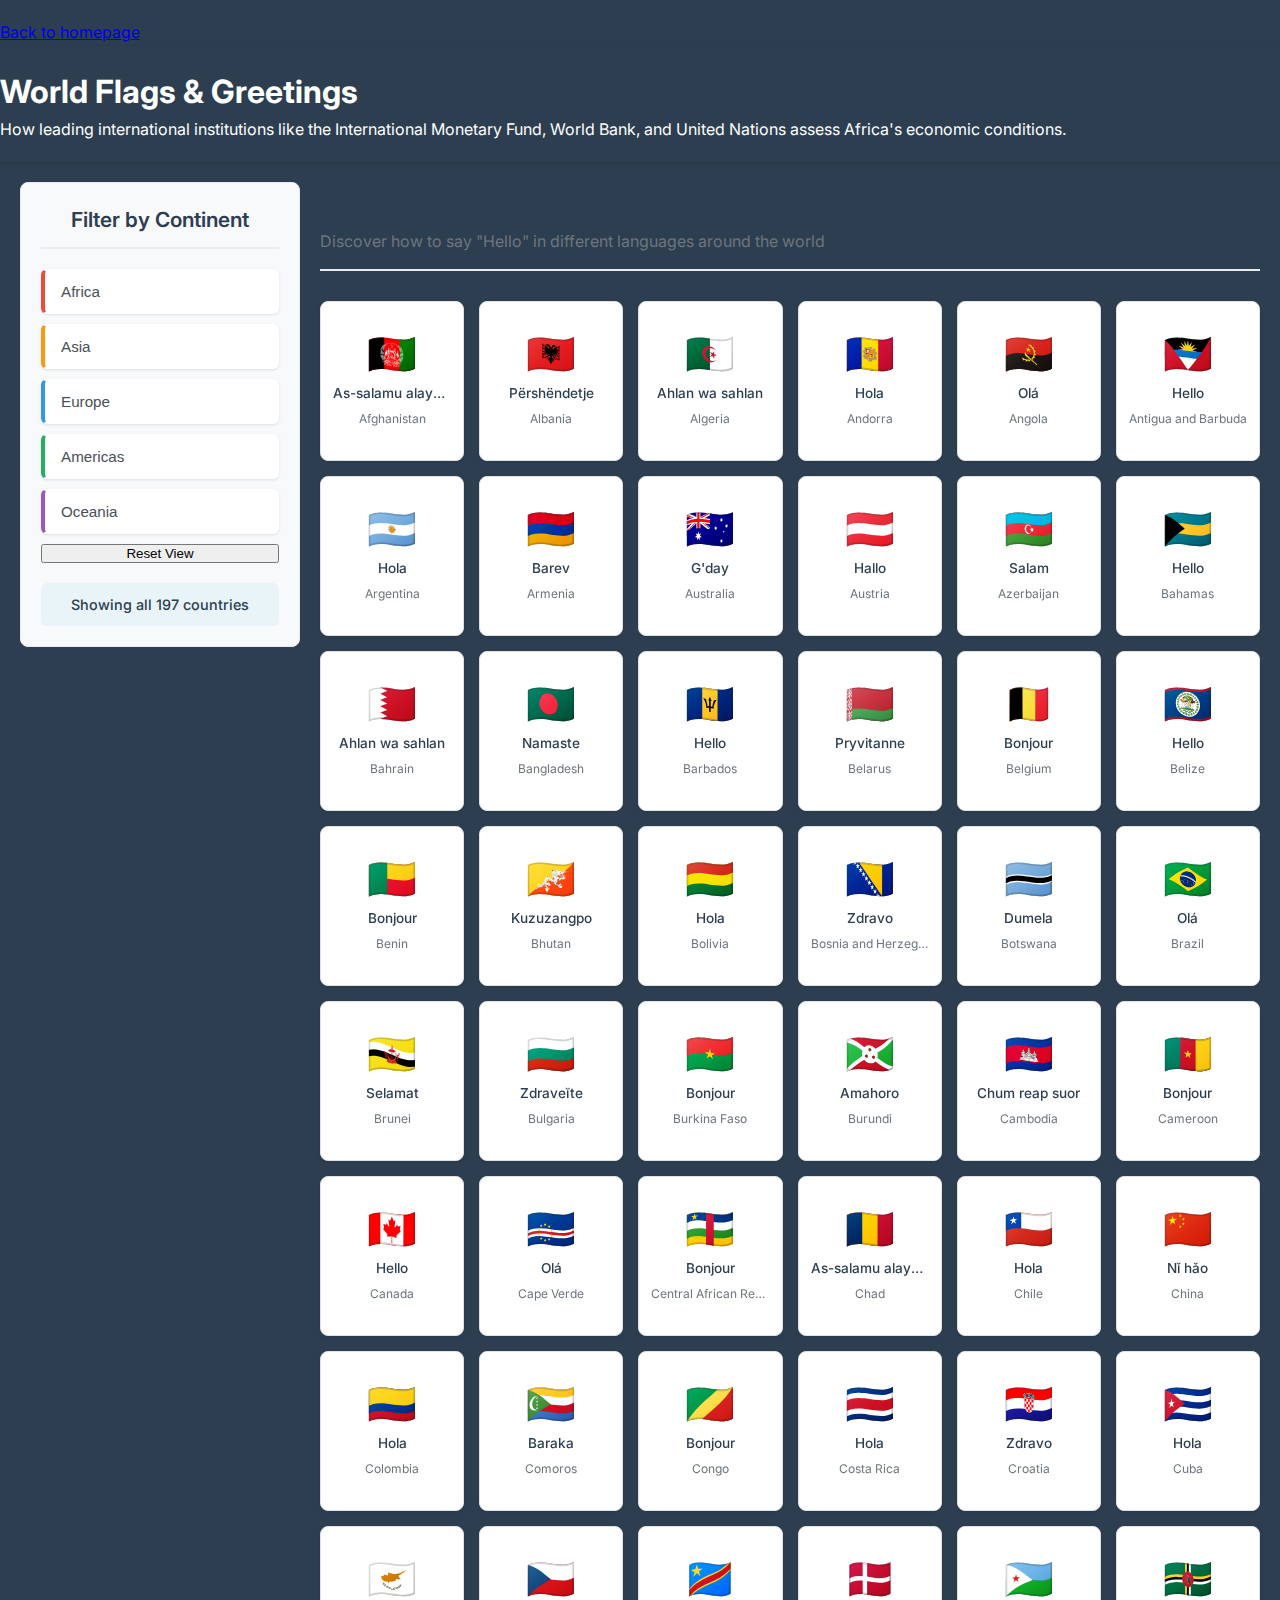
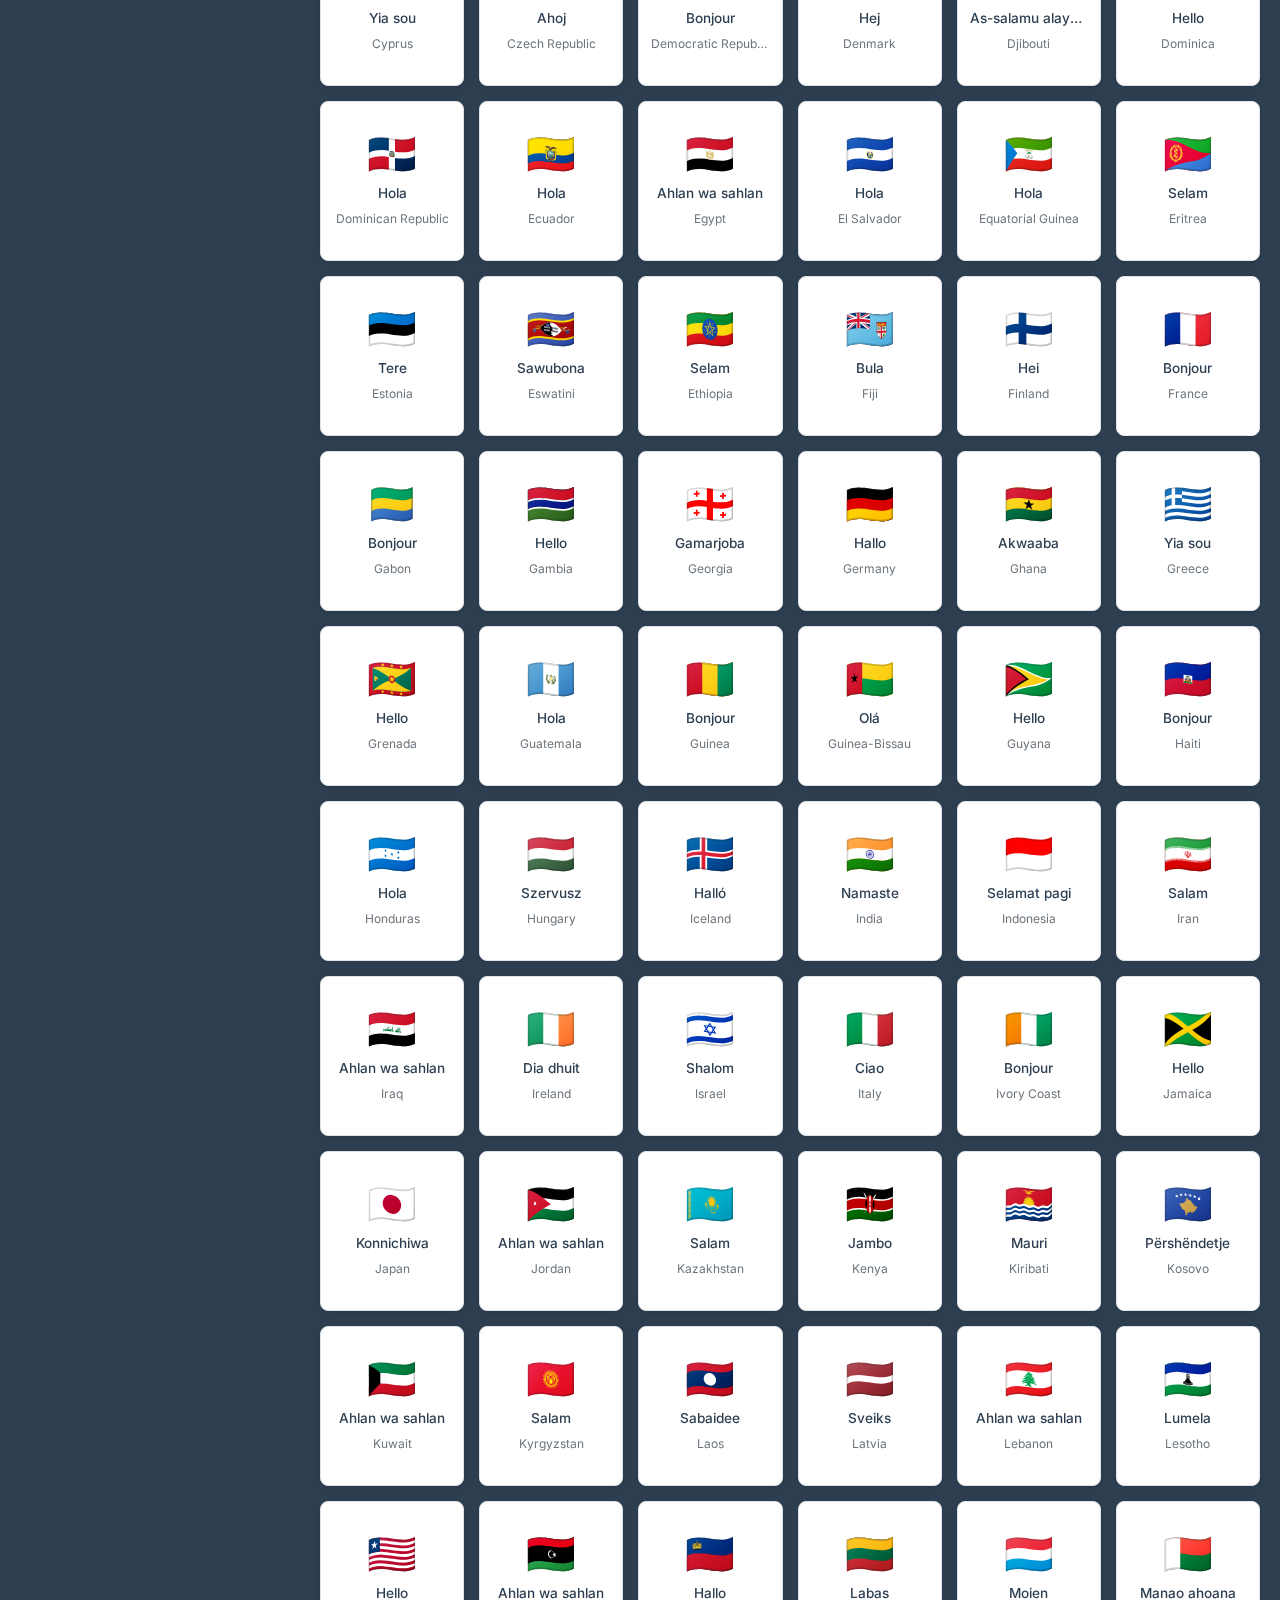
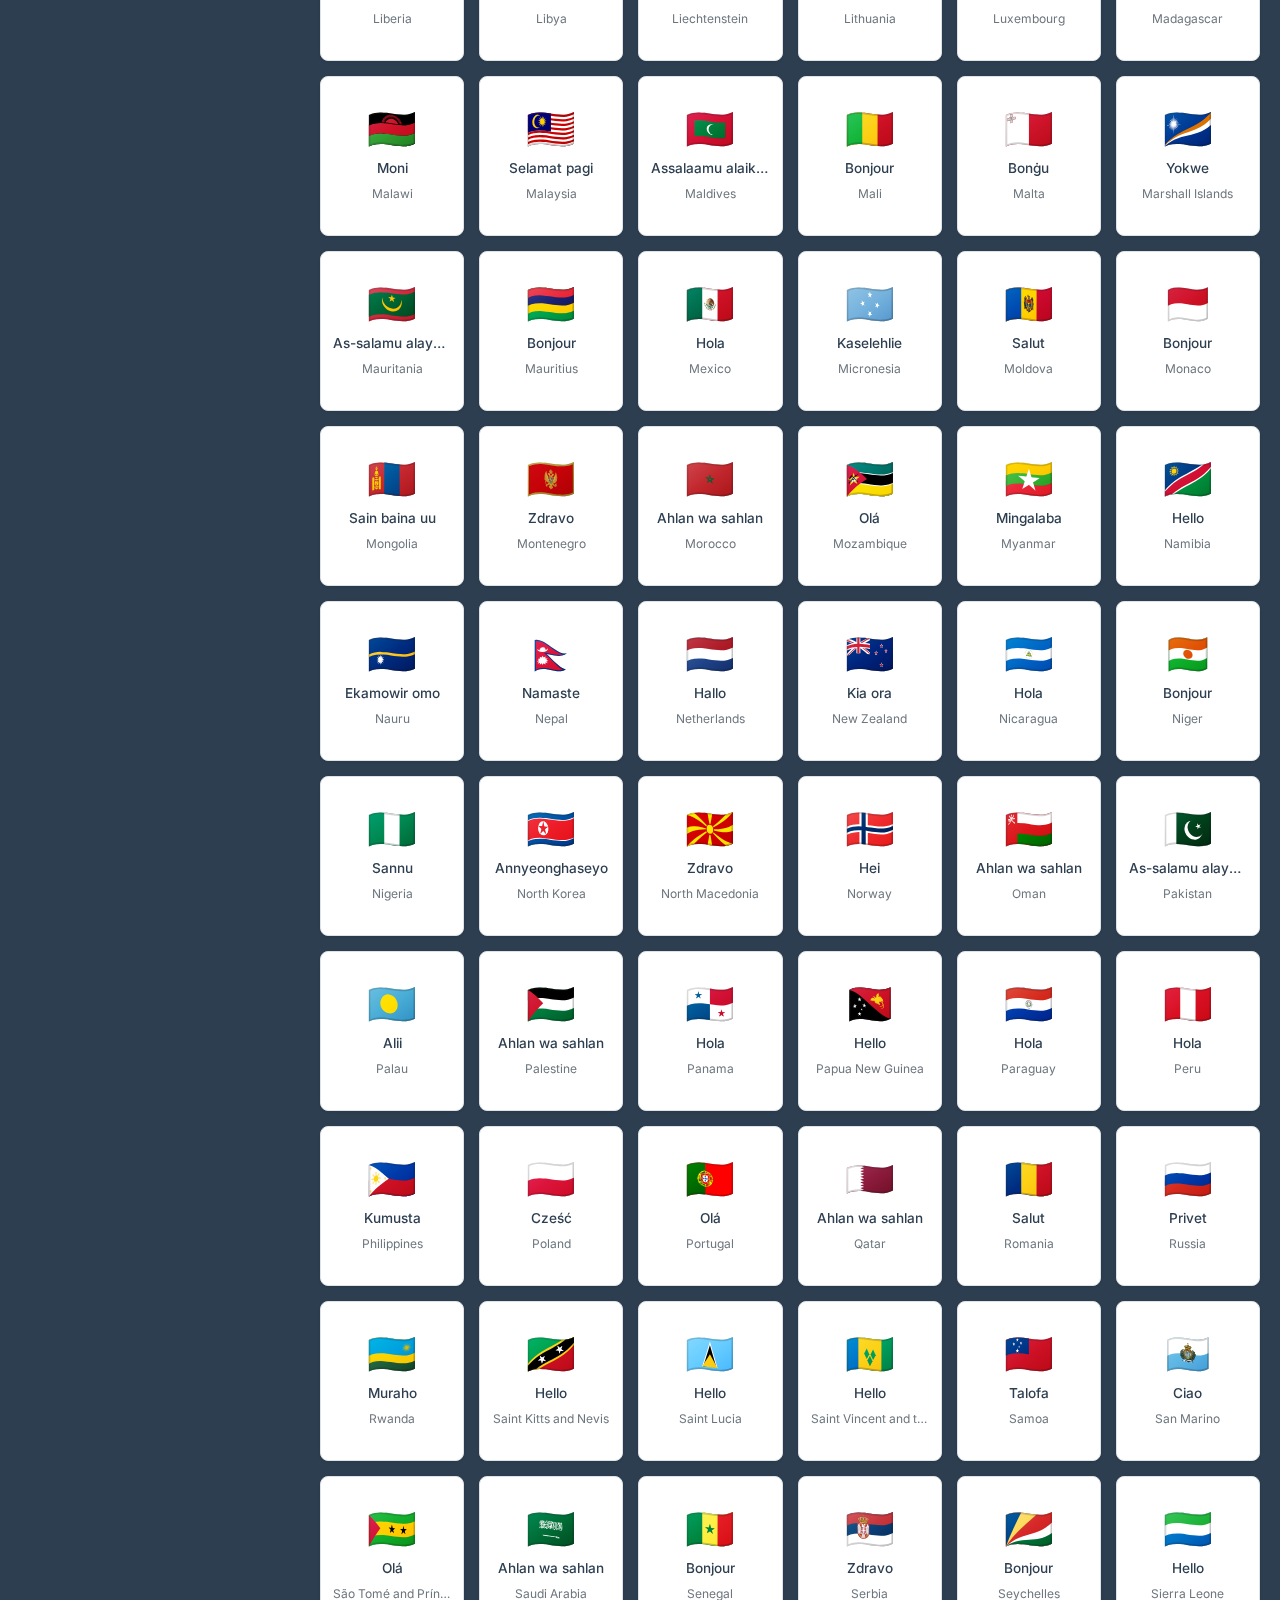
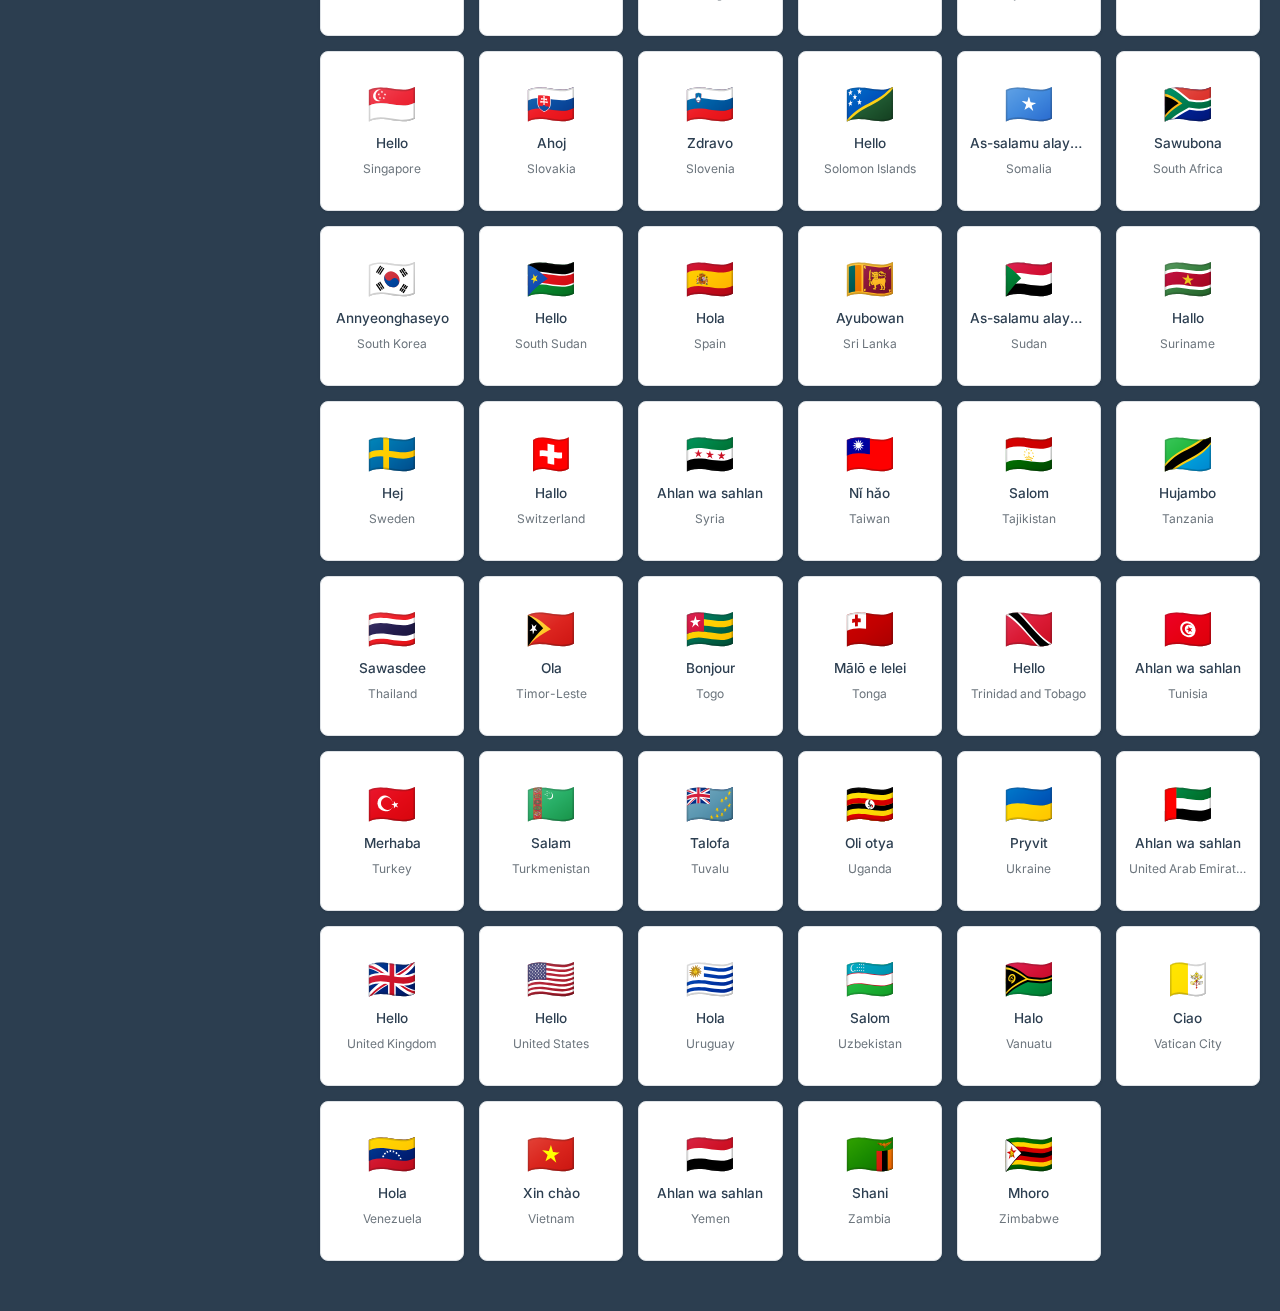
<file: hello.html>
<!DOCTYPE html>
<html lang="en">
<head>
    <meta charset="UTF-8">
    <meta name="viewport" content="width=device-width, initial-scale=1.0">
    <title>World Flags & Greetings</title>
    
    <!-- Google Noto Emoji Font -->
    <link href="https://fonts.googleapis.com/css2?family=Noto+Color+Emoji&family=Inter:wght@300;400;500;600;700&display=swap" rel="stylesheet">
    
    <style>
        /* Base Styles */
        * {
            margin: 0;
            padding: 0;
            box-sizing: border-box;
        }
        
        body {
            font-family: 'Inter', sans-serif;
            background: white;
            color: #333;
            line-height: 1.6;
        }
        
        /* Header */
        .header {
            background: #2c3e50;
            color: white;
            padding: 20px 0;
            box-shadow: 0 2px 4px rgba(0,0,0,0.1);
        }
        
        .header-content {
            max-width: 1400px;
            margin: 0 auto;
            padding: 0 20px;
            display: flex;
            justify-content: space-between;
            align-items: center;
        }
        
        .header h1 {
            font-size: 2rem;
            font-weight: 700;
            margin: 0;
        }
        
        .back-home-btn {
            background: rgba(255, 255, 255, 0.1);
            color: white;
            border: 2px solid rgba(255, 255, 255, 0.3);
            padding: 10px 20px;
            border-radius: 6px;
            text-decoration: none;
            font-weight: 500;
            transition: all 0.3s ease;
            display: flex;
            align-items: center;
            gap: 8px;
        }
        
        .back-home-btn:hover {
            background: rgba(255, 255, 255, 0.2);
            border-color: rgba(255, 255, 255, 0.5);
            transform: translateY(-1px);
        }
        
        /* Main Container */
        .main-container {
            max-width: 1400px;
            margin: 0 auto;
            display: flex;
            gap: 20px;
            padding: 20px;
            min-height: calc(100vh - 100px);
        }
        
        /* Sidebar Legend */
        .sidebar-legend {
            width: 280px;
            flex-shrink: 0;
            background: #f8f9fa;
            border: 1px solid #e9ecef;
            border-radius: 8px;
            padding: 20px;
            height: fit-content;
            position: sticky;
            top: 20px;
        }
        
        .legend-title {
            font-size: 1.3rem;
            font-weight: 600;
            color: #2c3e50;
            margin-bottom: 20px;
            text-align: center;
            border-bottom: 2px solid #e9ecef;
            padding-bottom: 10px;
        }
        
        .legend-buttons {
            display: flex;
            flex-direction: column;
            gap: 10px;
        }
        
        .legend-btn {
            padding: 12px 16px;
            border: 2px solid transparent;
            border-radius: 6px;
            background: white;
            color: #495057;
            cursor: pointer;
            transition: all 0.3s ease;
            font-weight: 500;
            font-size: 0.95rem;
            text-align: left;
            box-shadow: 0 1px 3px rgba(0,0,0,0.1);
        }
        
        .legend-btn:hover {
            transform: translateY(-1px);
            box-shadow: 0 2px 6px rgba(0,0,0,0.15);
        }
        
        .legend-btn.active {
            color: white;
            font-weight: 600;
            border-width: 2px;
            border-style: solid;
        }
        
        /* Continent Colors */
        .legend-btn[data-continent="africa"] { 
            border-left: 4px solid #e74c3c; 
        }
        .legend-btn[data-continent="africa"].active { 
            background: #e74c3c; 
            border-color: #c0392b;
        }
        
        .legend-btn[data-continent="asia"] { 
            border-left: 4px solid #f39c12; 
        }
        .legend-btn[data-continent="asia"].active { 
            background: #f39c12; 
            border-color: #d68910;
        }
        
        .legend-btn[data-continent="europe"] { 
            border-left: 4px solid #3498db; 
        }
        .legend-btn[data-continent="europe"].active { 
            background: #3498db; 
            border-color: #2980b9;
        }
        
        .legend-btn[data-continent="americas"] { 
            border-left: 4px solid #27ae60; 
        }
        .legend-btn[data-continent="americas"].active { 
            background: #27ae60; 
            border-color: #229954;
        }
        
        .legend-btn[data-continent="oceania"] { 
            border-left: 4px solid #9b59b6; 
        }
        .legend-btn[data-continent="oceania"].active { 
            background: #9b59b6; 
            border-color: #8e44ad;
        }
        
        .legend-btn[data-continent="reset"] {
            background: #34495e;
            color: white;
            border-left: none;
            margin-top: 10px;
        }
        .legend-btn[data-continent="reset"]:hover {
            background: #2c3e50;
        }
        
        /* Stats Display */
        .stats {
            background: #e8f4f8;
            padding: 10px 16px;
            border-radius: 6px;
            margin-top: 20px;
            font-size: 0.9rem;
            color: #2c3e50;
            font-weight: 500;
            text-align: center;
        }
        
        /* Content Area */
        .content-area {
            flex: 1;
            min-width: 0;
        }
        
        .content-header {
            margin-bottom: 20px;
            padding-bottom: 15px;
            border-bottom: 2px solid #e9ecef;
        }
        
        .content-title {
            font-size: 1.5rem;
            font-weight: 600;
            color: #2c3e50;
            margin-bottom: 8px;
        }
        
        .content-subtitle {
            color: #6c757d;
            font-size: 1rem;
        }
        
        /* Flags Grid */
        .flags-grid {
            display: grid;
            grid-template-columns: repeat(auto-fill, minmax(140px, 1fr));
            gap: 15px;
            padding: 10px 0;
        }
        
        /* Flag Card */
        .flag-card {
            background: white;
            border: 1px solid #dee2e6;
            border-radius: 8px;
            padding: 16px 12px;
            text-align: center;
            transition: all 0.3s ease;
            position: relative;
            cursor: pointer;
            height: 160px;
            display: flex;
            flex-direction: column;
            justify-content: center;
            align-items: center;
            box-shadow: 0 1px 3px rgba(0,0,0,0.1);
        }
        
        .flag-card:hover {
            transform: translateY(-2px);
            box-shadow: 0 4px 12px rgba(0,0,0,0.15);
            border-color: #adb5bd;
        }
        
        .flag-emoji {
            font-family: 'Noto Color Emoji', sans-serif;
            font-size: 2.5rem;
            margin-bottom: 8px;
            display: block;
            line-height: 1;
        }
        
        .greeting {
            font-size: 0.85rem;
            font-weight: 500;
            color: #2c3e50;
            margin-bottom: 4px;
            text-overflow: ellipsis;
            overflow: hidden;
            white-space: nowrap;
            max-width: 100%;
        }
        
        .country-name {
            font-size: 0.75rem;
            color: #6c757d;
            font-weight: 400;
            text-overflow: ellipsis;
            overflow: hidden;
            white-space: nowrap;
            max-width: 100%;
        }
        
        /* Tooltip */
        .tooltip {
            position: absolute;
            top: -45px;
            left: 50%;
            transform: translateX(-50%);
            background: #2c3e50;
            color: white;
            padding: 8px 12px;
            border-radius: 6px;
            font-size: 0.8rem;
            white-space: nowrap;
            opacity: 0;
            pointer-events: none;
            transition: opacity 0.3s ease;
            z-index: 1000;
        }
        
        .tooltip::after {
            content: '';
            position: absolute;
            top: 100%;
            left: 50%;
            margin-left: -5px;
            border: 5px solid transparent;
            border-top-color: #2c3e50;
        }
        
        .flag-card:hover .tooltip {
            opacity: 1;
        }
        
        /* Hidden class for filtering */
        .hidden {
            display: none !important;
        }
        
        /* Responsive Design */
        @media (max-width: 1200px) {
            .sidebar-legend {
                width: 250px;
            }
            
            .flags-grid {
                grid-template-columns: repeat(auto-fill, minmax(120px, 1fr));
                gap: 12px;
            }
            
            .flag-card {
                height: 140px;
                padding: 12px 8px;
            }
            
            .flag-emoji {
                font-size: 2rem;
            }
        }
        
        @media (max-width: 900px) {
            .main-container {
                flex-direction: column;
                gap: 20px;
            }
            
            .sidebar-legend {
                width: 100%;
                position: static;
            }
            
            .legend-buttons {
                flex-direction: row;
                flex-wrap: wrap;
                gap: 8px;
            }
            
            .legend-btn {
                flex: 1;
                min-width: 120px;
                text-align: center;
            }
            

            .reset-button {
                width: 100%;
                padding: 12px 20px;
                background: #1976d2;
                color: white;
                border: none;
                border-radius: 25px;
                font-weight: 600;
                font-size: 0.9rem;
                cursor: pointer;
                margin-top: 25px;
                transition: all 0.3s ease;
                box-shadow: 0 2px 8px rgba(25, 118, 210, 0.08);
                letter-spacing: 0.03em;
            }

            .reset-button:hover {
                background: #1565c0;
                transform: translateY(-1px);
            }

            
            .flags-grid {
                grid-template-columns: repeat(auto-fill, minmax(110px, 1fr));
                gap: 10px;
            }
            
            .flag-card {
                height: 130px;
                padding: 10px 6px;
            }
            
            .flag-emoji {
                font-size: 1.8rem;
            }
            
            .greeting {
                font-size: 0.8rem;
            }
            
            .country-name {
                font-size: 0.7rem;
            }
        }
        
        @media (max-width: 600px) {
            .header-content {
                flex-direction: column;
                gap: 15px;
                text-align: center;
            }
            
            .header h1 {
                font-size: 1.5rem;
            }
            
            .main-container {
                padding: 15px;
            }
            
            .flags-grid {
                grid-template-columns: repeat(auto-fill, minmax(90px, 1fr));
                gap: 8px;
            }
            
            .flag-card {
                height: 110px;
                padding: 8px 4px;
            }
            
            .flag-emoji {
                font-size: 1.5rem;
            }
            
            .greeting {
                font-size: 0.75rem;
            }
            
            .country-name {
                font-size: 0.65rem;
            }
        }
        
        @media (max-width: 400px) {
            .flags-grid {
                grid-template-columns: repeat(auto-fill, minmax(80px, 1fr));
                gap: 6px;
            }
            
            .flag-card {
                height: 100px;
                padding: 6px 3px;
            }
            
            .flag-emoji {
                font-size: 1.3rem;
            }
            
            .greeting {
                font-size: 0.7rem;
            }
            
            .country-name {
                font-size: 0.6rem;
            }
        }
    </style>
</head>
<body>
    <!-- Header -->
    <div class="header">
                <div class="container">

        <a href="index.html" class="back-link">Back to homepage</a>
        
        <div class="header">
            <h1>World Flags & Greetings</h1>
            <p>How leading international institutions like the International Monetary Fund, World Bank, and United Nations assess Africa's economic conditions.</p>
        </div>

    <!-- Main Container -->
    <div class="main-container">
        <!-- Sidebar Legend -->
        <div class="sidebar-legend">
            <h3 class="legend-title">Filter by Continent</h3>
            <div class="legend-buttons">
                <button class="legend-btn" data-continent="africa"> Africa</button>
                <button class="legend-btn" data-continent="asia"> Asia</button>
                <button class="legend-btn" data-continent="europe"> Europe</button>
                <button class="legend-btn" data-continent="americas"> Americas</button>
                <button class="legend-btn" data-continent="oceania"> Oceania</button>
                <button class="reset-button" data-continent="reset"> Reset View</button>
            </div>
            
            <!-- Stats -->
            <div class="stats">
                <span id="stats-text">Showing all 195 countries</span>
            </div>
        </div>
        
        <!-- Content Area -->
        <div class="content-area">
            <div class="content-header">
                <h2 class="content-title">Global Greetings Collection</h2>
                <p class="content-subtitle">Discover how to say "Hello" in different languages around the world</p>
            </div>
            
            <!-- Flags Grid -->
            <div class="flags-grid" id="flagsGrid">
                <!-- Flags will be populated by JavaScript -->
            </div>
        </div>
    </div>

    <script>
        // Function to convert ISO country code to Unicode flag
        function getFlag(countryCode) {
            // Regional indicator symbols start at U+1F1E6 (for A)
            // Each letter A-Z maps to U+1F1E6 to U+1F1FF
            var REGIONAL_INDICATOR_A = 0x1F1E6;
            var codePoints = countryCode.toUpperCase().split('').map(function(char) {
                return REGIONAL_INDICATOR_A + (char.charCodeAt(0) - 'A'.charCodeAt(0));
            });
            return String.fromCodePoint.apply(String, codePoints);
        }

        // Country data with ISO codes, greetings, and continent information
        var countries = [
            // Africa
            { name: "Algeria", code: "DZ", greeting: "Ahlan wa sahlan", continent: "africa" },
            { name: "Angola", code: "AO", greeting: "Olá", continent: "africa" },
            { name: "Benin", code: "BJ", greeting: "Bonjour", continent: "africa" },
            { name: "Botswana", code: "BW", greeting: "Dumela", continent: "africa" },
            { name: "Burkina Faso", code: "BF", greeting: "Bonjour", continent: "africa" },
            { name: "Burundi", code: "BI", greeting: "Amahoro", continent: "africa" },
            { name: "Cameroon", code: "CM", greeting: "Bonjour", continent: "africa" },
            { name: "Cape Verde", code: "CV", greeting: "Olá", continent: "africa" },
            { name: "Central African Republic", code: "CF", greeting: "Bonjour", continent: "africa" },
            { name: "Chad", code: "TD", greeting: "As-salamu alaykum", continent: "africa" },
            { name: "Comoros", code: "KM", greeting: "Baraka", continent: "africa" },
            { name: "Congo", code: "CG", greeting: "Bonjour", continent: "africa" },
            { name: "Democratic Republic of Congo", code: "CD", greeting: "Bonjour", continent: "africa" },
            { name: "Djibouti", code: "DJ", greeting: "As-salamu alaykum", continent: "africa" },
            { name: "Egypt", code: "EG", greeting: "Ahlan wa sahlan", continent: "africa" },
            { name: "Equatorial Guinea", code: "GQ", greeting: "Hola", continent: "africa" },
            { name: "Eritrea", code: "ER", greeting: "Selam", continent: "africa" },
            { name: "Eswatini", code: "SZ", greeting: "Sawubona", continent: "africa" },
            { name: "Ethiopia", code: "ET", greeting: "Selam", continent: "africa" },
            { name: "Gabon", code: "GA", greeting: "Bonjour", continent: "africa" },
            { name: "Gambia", code: "GM", greeting: "Hello", continent: "africa" },
            { name: "Ghana", code: "GH", greeting: "Akwaaba", continent: "africa" },
            { name: "Guinea", code: "GN", greeting: "Bonjour", continent: "africa" },
            { name: "Guinea-Bissau", code: "GW", greeting: "Olá", continent: "africa" },
            { name: "Ivory Coast", code: "CI", greeting: "Bonjour", continent: "africa" },
            { name: "Kenya", code: "KE", greeting: "Jambo", continent: "africa" },
            { name: "Lesotho", code: "LS", greeting: "Lumela", continent: "africa" },
            { name: "Liberia", code: "LR", greeting: "Hello", continent: "africa" },
            { name: "Libya", code: "LY", greeting: "Ahlan wa sahlan", continent: "africa" },
            { name: "Madagascar", code: "MG", greeting: "Manao ahoana", continent: "africa" },
            { name: "Malawi", code: "MW", greeting: "Moni", continent: "africa" },
            { name: "Mali", code: "ML", greeting: "Bonjour", continent: "africa" },
            { name: "Mauritania", code: "MR", greeting: "As-salamu alaykum", continent: "africa" },
            { name: "Mauritius", code: "MU", greeting: "Bonjour", continent: "africa" },
            { name: "Morocco", code: "MA", greeting: "Ahlan wa sahlan", continent: "africa" },
            { name: "Mozambique", code: "MZ", greeting: "Olá", continent: "africa" },
            { name: "Namibia", code: "NA", greeting: "Hello", continent: "africa" },
            { name: "Niger", code: "NE", greeting: "Bonjour", continent: "africa" },
            { name: "Nigeria", code: "NG", greeting: "Sannu", continent: "africa" },
            { name: "Rwanda", code: "RW", greeting: "Muraho", continent: "africa" },
            { name: "São Tomé and Príncipe", code: "ST", greeting: "Olá", continent: "africa" },
            { name: "Senegal", code: "SN", greeting: "Bonjour", continent: "africa" },
            { name: "Seychelles", code: "SC", greeting: "Bonjour", continent: "africa" },
            { name: "Sierra Leone", code: "SL", greeting: "Hello", continent: "africa" },
            { name: "Somalia", code: "SO", greeting: "As-salamu alaykum", continent: "africa" },
            { name: "South Africa", code: "ZA", greeting: "Sawubona", continent: "africa" },
            { name: "South Sudan", code: "SS", greeting: "Hello", continent: "africa" },
            { name: "Sudan", code: "SD", greeting: "As-salamu alaykum", continent: "africa" },
            { name: "Tanzania", code: "TZ", greeting: "Hujambo", continent: "africa" },
            { name: "Togo", code: "TG", greeting: "Bonjour", continent: "africa" },
            { name: "Tunisia", code: "TN", greeting: "Ahlan wa sahlan", continent: "africa" },
            { name: "Uganda", code: "UG", greeting: "Oli otya", continent: "africa" },
            { name: "Zambia", code: "ZM", greeting: "Shani", continent: "africa" },
            { name: "Zimbabwe", code: "ZW", greeting: "Mhoro", continent: "africa" },

            // Asia
            { name: "Afghanistan", code: "AF", greeting: "As-salamu alaykum", continent: "asia" },
            { name: "Armenia", code: "AM", greeting: "Barev", continent: "asia" },
            { name: "Azerbaijan", code: "AZ", greeting: "Salam", continent: "asia" },
            { name: "Bahrain", code: "BH", greeting: "Ahlan wa sahlan", continent: "asia" },
            { name: "Bangladesh", code: "BD", greeting: "Namaste", continent: "asia" },
            { name: "Bhutan", code: "BT", greeting: "Kuzuzangpo", continent: "asia" },
            { name: "Brunei", code: "BN", greeting: "Selamat", continent: "asia" },
            { name: "Cambodia", code: "KH", greeting: "Chum reap suor", continent: "asia" },
            { name: "China", code: "CN", greeting: "Nǐ hǎo", continent: "asia" },
            { name: "Cyprus", code: "CY", greeting: "Yia sou", continent: "asia" },
            { name: "Georgia", code: "GE", greeting: "Gamarjoba", continent: "asia" },
            { name: "India", code: "IN", greeting: "Namaste", continent: "asia" },
            { name: "Indonesia", code: "ID", greeting: "Selamat pagi", continent: "asia" },
            { name: "Iran", code: "IR", greeting: "Salam", continent: "asia" },
            { name: "Iraq", code: "IQ", greeting: "Ahlan wa sahlan", continent: "asia" },
            { name: "Israel", code: "IL", greeting: "Shalom", continent: "asia" },
            { name: "Japan", code: "JP", greeting: "Konnichiwa", continent: "asia" },
            { name: "Jordan", code: "JO", greeting: "Ahlan wa sahlan", continent: "asia" },
            { name: "Kazakhstan", code: "KZ", greeting: "Salam", continent: "asia" },
            { name: "Kuwait", code: "KW", greeting: "Ahlan wa sahlan", continent: "asia" },
            { name: "Kyrgyzstan", code: "KG", greeting: "Salam", continent: "asia" },
            { name: "Laos", code: "LA", greeting: "Sabaidee", continent: "asia" },
            { name: "Lebanon", code: "LB", greeting: "Ahlan wa sahlan", continent: "asia" },
            { name: "Malaysia", code: "MY", greeting: "Selamat pagi", continent: "asia" },
            { name: "Maldives", code: "MV", greeting: "Assalaamu alaikum", continent: "asia" },
            { name: "Mongolia", code: "MN", greeting: "Sain baina uu", continent: "asia" },
            { name: "Myanmar", code: "MM", greeting: "Mingalaba", continent: "asia" },
            { name: "Nepal", code: "NP", greeting: "Namaste", continent: "asia" },
            { name: "North Korea", code: "KP", greeting: "Annyeonghaseyo", continent: "asia" },
            { name: "Oman", code: "OM", greeting: "Ahlan wa sahlan", continent: "asia" },
            { name: "Pakistan", code: "PK", greeting: "As-salamu alaykum", continent: "asia" },
            { name: "Palestine", code: "PS", greeting: "Ahlan wa sahlan", continent: "asia" },
            { name: "Philippines", code: "PH", greeting: "Kumusta", continent: "asia" },
            { name: "Qatar", code: "QA", greeting: "Ahlan wa sahlan", continent: "asia" },
            { name: "Saudi Arabia", code: "SA", greeting: "Ahlan wa sahlan", continent: "asia" },
            { name: "Singapore", code: "SG", greeting: "Hello", continent: "asia" },
            { name: "South Korea", code: "KR", greeting: "Annyeonghaseyo", continent: "asia" },
            { name: "Sri Lanka", code: "LK", greeting: "Ayubowan", continent: "asia" },
            { name: "Syria", code: "SY", greeting: "Ahlan wa sahlan", continent: "asia" },
            { name: "Taiwan", code: "TW", greeting: "Nǐ hǎo", continent: "asia" },
            { name: "Tajikistan", code: "TJ", greeting: "Salom", continent: "asia" },
            { name: "Thailand", code: "TH", greeting: "Sawasdee", continent: "asia" },
            { name: "Timor-Leste", code: "TL", greeting: "Ola", continent: "asia" },
            { name: "Turkey", code: "TR", greeting: "Merhaba", continent: "asia" },
            { name: "Turkmenistan", code: "TM", greeting: "Salam", continent: "asia" },
            { name: "United Arab Emirates", code: "AE", greeting: "Ahlan wa sahlan", continent: "asia" },
            { name: "Uzbekistan", code: "UZ", greeting: "Salom", continent: "asia" },
            { name: "Vietnam", code: "VN", greeting: "Xin chào", continent: "asia" },
            { name: "Yemen", code: "YE", greeting: "Ahlan wa sahlan", continent: "asia" },

            // Europe
            { name: "Albania", code: "AL", greeting: "Përshëndetje", continent: "europe" },
            { name: "Andorra", code: "AD", greeting: "Hola", continent: "europe" },
            { name: "Austria", code: "AT", greeting: "Hallo", continent: "europe" },
            { name: "Belarus", code: "BY", greeting: "Pryvitanne", continent: "europe" },
            { name: "Belgium", code: "BE", greeting: "Bonjour", continent: "europe" },
            { name: "Bosnia and Herzegovina", code: "BA", greeting: "Zdravo", continent: "europe" },
            { name: "Bulgaria", code: "BG", greeting: "Zdraveĭte", continent: "europe" },
            { name: "Croatia", code: "HR", greeting: "Zdravo", continent: "europe" },
            { name: "Czech Republic", code: "CZ", greeting: "Ahoj", continent: "europe" },
            { name: "Denmark", code: "DK", greeting: "Hej", continent: "europe" },
            { name: "Estonia", code: "EE", greeting: "Tere", continent: "europe" },
            { name: "Finland", code: "FI", greeting: "Hei", continent: "europe" },
            { name: "France", code: "FR", greeting: "Bonjour", continent: "europe" },
            { name: "Germany", code: "DE", greeting: "Hallo", continent: "europe" },
            { name: "Greece", code: "GR", greeting: "Yia sou", continent: "europe" },
            { name: "Hungary", code: "HU", greeting: "Szervusz", continent: "europe" },
            { name: "Iceland", code: "IS", greeting: "Halló", continent: "europe" },
            { name: "Ireland", code: "IE", greeting: "Dia dhuit", continent: "europe" },
            { name: "Italy", code: "IT", greeting: "Ciao", continent: "europe" },
            { name: "Kosovo", code: "XK", greeting: "Përshëndetje", continent: "europe" },
            { name: "Latvia", code: "LV", greeting: "Sveiks", continent: "europe" },
            { name: "Liechtenstein", code: "LI", greeting: "Hallo", continent: "europe" },
            { name: "Lithuania", code: "LT", greeting: "Labas", continent: "europe" },
            { name: "Luxembourg", code: "LU", greeting: "Moien", continent: "europe" },
            { name: "Malta", code: "MT", greeting: "Bonġu", continent: "europe" },
            { name: "Moldova", code: "MD", greeting: "Salut", continent: "europe" },
            { name: "Monaco", code: "MC", greeting: "Bonjour", continent: "europe" },
            { name: "Montenegro", code: "ME", greeting: "Zdravo", continent: "europe" },
            { name: "Netherlands", code: "NL", greeting: "Hallo", continent: "europe" },
            { name: "North Macedonia", code: "MK", greeting: "Zdravo", continent: "europe" },
            { name: "Norway", code: "NO", greeting: "Hei", continent: "europe" },
            { name: "Poland", code: "PL", greeting: "Cześć", continent: "europe" },
            { name: "Portugal", code: "PT", greeting: "Olá", continent: "europe" },
            { name: "Romania", code: "RO", greeting: "Salut", continent: "europe" },
            { name: "Russia", code: "RU", greeting: "Privet", continent: "europe" },
            { name: "San Marino", code: "SM", greeting: "Ciao", continent: "europe" },
            { name: "Serbia", code: "RS", greeting: "Zdravo", continent: "europe" },
            { name: "Slovakia", code: "SK", greeting: "Ahoj", continent: "europe" },
            { name: "Slovenia", code: "SI", greeting: "Zdravo", continent: "europe" },
            { name: "Spain", code: "ES", greeting: "Hola", continent: "europe" },
            { name: "Sweden", code: "SE", greeting: "Hej", continent: "europe" },
            { name: "Switzerland", code: "CH", greeting: "Hallo", continent: "europe" },
            { name: "Ukraine", code: "UA", greeting: "Pryvit", continent: "europe" },
            { name: "United Kingdom", code: "GB", greeting: "Hello", continent: "europe" },
            { name: "Vatican City", code: "VA", greeting: "Ciao", continent: "europe" },

            // Americas
            { name: "Antigua and Barbuda", code: "AG", greeting: "Hello", continent: "americas" },
            { name: "Argentina", code: "AR", greeting: "Hola", continent: "americas" },
            { name: "Bahamas", code: "BS", greeting: "Hello", continent: "americas" },
            { name: "Barbados", code: "BB", greeting: "Hello", continent: "americas" },
            { name: "Belize", code: "BZ", greeting: "Hello", continent: "americas" },
            { name: "Bolivia", code: "BO", greeting: "Hola", continent: "americas" },
            { name: "Brazil", code: "BR", greeting: "Olá", continent: "americas" },
            { name: "Canada", code: "CA", greeting: "Hello", continent: "americas" },
            { name: "Chile", code: "CL", greeting: "Hola", continent: "americas" },
            { name: "Colombia", code: "CO", greeting: "Hola", continent: "americas" },
            { name: "Costa Rica", code: "CR", greeting: "Hola", continent: "americas" },
            { name: "Cuba", code: "CU", greeting: "Hola", continent: "americas" },
            { name: "Dominica", code: "DM", greeting: "Hello", continent: "americas" },
            { name: "Dominican Republic", code: "DO", greeting: "Hola", continent: "americas" },
            { name: "Ecuador", code: "EC", greeting: "Hola", continent: "americas" },
            { name: "El Salvador", code: "SV", greeting: "Hola", continent: "americas" },
            { name: "Grenada", code: "GD", greeting: "Hello", continent: "americas" },
            { name: "Guatemala", code: "GT", greeting: "Hola", continent: "americas" },
            { name: "Guyana", code: "GY", greeting: "Hello", continent: "americas" },
            { name: "Haiti", code: "HT", greeting: "Bonjour", continent: "americas" },
            { name: "Honduras", code: "HN", greeting: "Hola", continent: "americas" },
            { name: "Jamaica", code: "JM", greeting: "Hello", continent: "americas" },
            { name: "Mexico", code: "MX", greeting: "Hola", continent: "americas" },
            { name: "Nicaragua", code: "NI", greeting: "Hola", continent: "americas" },
            { name: "Panama", code: "PA", greeting: "Hola", continent: "americas" },
            { name: "Paraguay", code: "PY", greeting: "Hola", continent: "americas" },
            { name: "Peru", code: "PE", greeting: "Hola", continent: "americas" },
            { name: "Saint Kitts and Nevis", code: "KN", greeting: "Hello", continent: "americas" },
            { name: "Saint Lucia", code: "LC", greeting: "Hello", continent: "americas" },
            { name: "Saint Vincent and the Grenadines", code: "VC", greeting: "Hello", continent: "americas" },
            { name: "Suriname", code: "SR", greeting: "Hallo", continent: "americas" },
            { name: "Trinidad and Tobago", code: "TT", greeting: "Hello", continent: "americas" },
            { name: "United States", code: "US", greeting: "Hello", continent: "americas" },
            { name: "Uruguay", code: "UY", greeting: "Hola", continent: "americas" },
            { name: "Venezuela", code: "VE", greeting: "Hola", continent: "americas" },

            // Oceania
            { name: "Australia", code: "AU", greeting: "G'day", continent: "oceania" },
            { name: "Fiji", code: "FJ", greeting: "Bula", continent: "oceania" },
            { name: "Kiribati", code: "KI", greeting: "Mauri", continent: "oceania" },
            { name: "Marshall Islands", code: "MH", greeting: "Yokwe", continent: "oceania" },
            { name: "Micronesia", code: "FM", greeting: "Kaselehlie", continent: "oceania" },
            { name: "Nauru", code: "NR", greeting: "Ekamowir omo", continent: "oceania" },
            { name: "New Zealand", code: "NZ", greeting: "Kia ora", continent: "oceania" },
            { name: "Palau", code: "PW", greeting: "Alii", continent: "oceania" },
            { name: "Papua New Guinea", code: "PG", greeting: "Hello", continent: "oceania" },
            { name: "Samoa", code: "WS", greeting: "Talofa", continent: "oceania" },
            { name: "Solomon Islands", code: "SB", greeting: "Hello", continent: "oceania" },
            { name: "Tonga", code: "TO", greeting: "Mālō e lelei", continent: "oceania" },
            { name: "Tuvalu", code: "TV", greeting: "Talofa", continent: "oceania" },
            { name: "Vanuatu", code: "VU", greeting: "Halo", continent: "oceania" }
        ];

        // Sort countries alphabetically by name
        countries.sort(function(a, b) {
            return a.name.localeCompare(b.name);
        });

        // DOM elements
        var flagsGrid = document.getElementById('flagsGrid');
        var statsText = document.getElementById('stats-text');
        var filterButtons = document.querySelectorAll('.legend-btn, .reset-button');

        // Current filter state
        var currentFilter = 'all';

        // Initialize the page
        function init() {
            renderFlags();
            setupEventListeners();
            updateStats();
        }

        // Render flag cards
        function renderFlags() {
            flagsGrid.innerHTML = '';
            
            var filteredCountries = currentFilter === 'all' ? 
                countries : 
                countries.filter(function(country) {
                    return country.continent === currentFilter;
                });

            filteredCountries.forEach(function(country) {
                var flagCard = createFlagCard(country);
                flagsGrid.appendChild(flagCard);
            });
        }

        // Create individual flag card
        function createFlagCard(country) {
            var card = document.createElement('div');
            card.className = 'flag-card';
            card.dataset.continent = country.continent;
            
            card.innerHTML = '<div class="tooltip">' + country.name + '</div>' +
                            '<div class="flag-emoji">' + getFlag(country.code) + '</div>' +
                            '<div class="greeting">' + country.greeting + '</div>' +
                            '<div class="country-name">' + country.name + '</div>';
            
            return card;
        }

        // Setup event listeners
        function setupEventListeners() {
            filterButtons.forEach(function(button) {
                button.addEventListener('click', function() {
                    var continent = button.dataset.continent;
                    
                    // Remove active class from all buttons
                    filterButtons.forEach(function(btn) {
                        btn.classList.remove('active');
                    });
                    
                    if (continent === 'reset') {
                        currentFilter = 'all';
                    } else {
                        currentFilter = continent;
                        button.classList.add('active');
                    }
                    
                    renderFlags();
                    updateStats();
                });
            });
        }

        // Update statistics display
        function updateStats() {
            var filteredCountries = currentFilter === 'all' ? 
                countries : 
                countries.filter(function(country) {
                    return country.continent === currentFilter;
                });
            
            var count = filteredCountries.length;
            var continentName = currentFilter === 'all' ? 'all' : currentFilter;
            
            if (currentFilter === 'all') {
                statsText.textContent = 'Showing all ' + count + ' countries';
            } else {
                var capitalizedContinent = continentName.charAt(0).toUpperCase() + continentName.slice(1);
                statsText.textContent = 'Showing ' + count + ' countries from ' + capitalizedContinent;
            }
        }

        // Initialize when page loads
        document.addEventListener('DOMContentLoaded', init);
    </script>
</body>
</html>
</file>
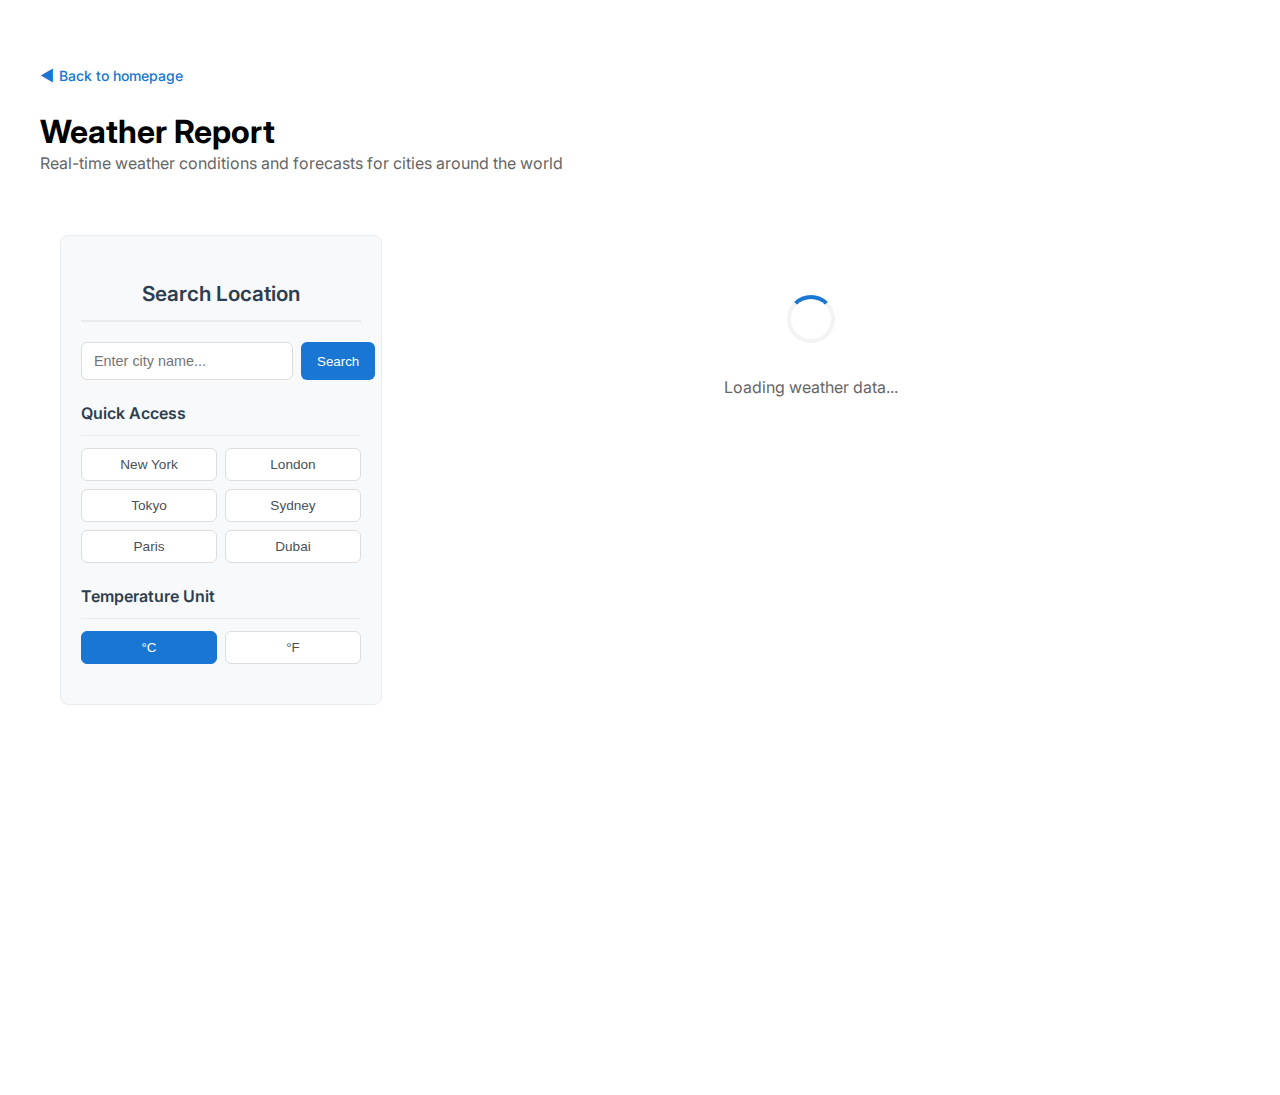
<file: weather.html>
<!DOCTYPE html>
<html lang="en">
<head>
    <meta charset="UTF-8">
    <meta name="viewport" content="width=device-width, initial-scale=1.0">
    <title>Weather Report</title>
    <link rel="stylesheet" href="styles.css">
</head>
<body>
    <div class="container">
        <a href="index.html" class="back-link">Back to homepage</a>
        
        <div class="header">
            <h1>Weather Report</h1>
            <p>Real-time weather conditions and forecasts for cities around the world</p>
        </div>
    </div>
    
    <!-- Main Container -->
    <div class="main-container">
        <!-- Sidebar Controls -->
        <div class="sidebar-legend">
            <h3 class="legend-title">Search Location</h3>
            <div class="weather-search">
                <input type="text" id="cityInput" class="city-input" placeholder="Enter city name...">
                <button id="searchBtn" class="search-button">Search</button>
            </div>
            
            <!-- Quick Cities -->
            <div class="quick-cities">
                <h4 class="quick-cities-title">Quick Access</h4>
                <div class="quick-city-buttons">
                    <button class="quick-city-btn" data-city="New York">New York</button>
                    <button class="quick-city-btn" data-city="London">London</button>
                    <button class="quick-city-btn" data-city="Tokyo">Tokyo</button>
                    <button class="quick-city-btn" data-city="Sydney">Sydney</button>
                    <button class="quick-city-btn" data-city="Paris">Paris</button>
                    <button class="quick-city-btn" data-city="Dubai">Dubai</button>
                </div>
            </div>
            
            <!-- Units Toggle -->
            <div class="units-toggle">
                <h4 class="units-title">Temperature Unit</h4>
                <div class="toggle-buttons">
                    <button id="celsiusBtn" class="unit-btn active">°C</button>
                    <button id="fahrenheitBtn" class="unit-btn">°F</button>
                </div>
            </div>
        </div>
        
        <!-- Content Area -->
        <div class="content-area">
            <!-- Loading State -->
            <div class="weather-loading" id="weatherLoading">
                <div class="loading-spinner"></div>
                <p>Loading weather data...</p>
            </div>
            
            <!-- Error State -->
            <div class="weather-error" id="weatherError" style="display: none;">
                <div class="error-icon">⚠️</div>
                <h3>Weather data unavailable</h3>
                <p>Unable to fetch weather information. Please try a different city or check your connection.</p>
            </div>
            
            <!-- Weather Content -->
            <div class="weather-content" id="weatherContent" style="display: none;">
                <!-- Current Weather Card -->
                <div class="current-weather-card">
                    <div class="current-weather-header">
                        <div class="location-info">
                            <h2 id="currentCity">New York</h2>
                            <p id="currentDate">Monday, January 15, 2024</p>
                        </div>
                        <div class="weather-icon-large">
                            <span id="currentIcon">☀️</span>
                        </div>
                    </div>
                    
                    <div class="current-weather-main">
                        <div class="temperature-display">
                            <span id="currentTemp">22°</span>
                            <span id="currentCondition">Sunny</span>
                        </div>
                        
                        <div class="weather-details">
                            <div class="detail-item">
                                <span class="detail-label">Feels like</span>
                                <span id="feelsLike">25°</span>
                            </div>
                            <div class="detail-item">
                                <span class="detail-label">Humidity</span>
                                <span id="humidity">65%</span>
                            </div>
                            <div class="detail-item">
                                <span class="detail-label">Wind</span>
                                <span id="windSpeed">12 km/h</span>
                            </div>
                            <div class="detail-item">
                                <span class="detail-label">Pressure</span>
                                <span id="pressure">1013 hPa</span>
                            </div>
                            <div class="detail-item">
                                <span class="detail-label">Visibility</span>
                                <span id="visibility">10 km</span>
                            </div>
                            <div class="detail-item">
                                <span class="detail-label">UV Index</span>
                                <span id="uvIndex">5</span>
                            </div>
                        </div>
                    </div>
                </div>
                
                <!-- Hourly Forecast -->
                <div class="forecast-section">
                    <h3 class="forecast-title">24-Hour Forecast</h3>
                    <div class="hourly-forecast" id="hourlyForecast">
                        <!-- Hourly items will be populated by JavaScript -->
                    </div>
                </div>
                
                <!-- 7-Day Forecast -->
                <div class="forecast-section">
                    <h3 class="forecast-title">7-Day Forecast</h3>
                    <div class="daily-forecast" id="dailyForecast">
                        <!-- Daily items will be populated by JavaScript -->
                    </div>
                </div>
            </div>
        </div>
    </div>

    <script>
        // Weather data simulation (in a real app, this would come from an API)
        const weatherData = {
            "New York": {
                current: {
                    city: "New York",
                    country: "United States",
                    temp: 22,
                    condition: "Sunny",
                    icon: "☀️",
                    feelsLike: 25,
                    humidity: 65,
                    windSpeed: 12,
                    pressure: 1013,
                    visibility: 10,
                    uvIndex: 5
                },
                hourly: [
                    { time: "Now", temp: 22, icon: "☀️" },
                    { time: "14:00", temp: 24, icon: "☀️" },
                    { time: "15:00", temp: 26, icon: "⛅" },
                    { time: "16:00", temp: 25, icon: "⛅" },
                    { time: "17:00", temp: 23, icon: "🌤️" },
                    { time: "18:00", temp: 21, icon: "🌤️" },
                    { time: "19:00", temp: 19, icon: "🌙" },
                    { time: "20:00", temp: 18, icon: "🌙" }
                ],
                daily: [
                    { day: "Today", high: 26, low: 18, icon: "☀️", condition: "Sunny" },
                    { day: "Tomorrow", high: 24, low: 16, icon: "⛅", condition: "Partly Cloudy" },
                    { day: "Wednesday", high: 20, low: 12, icon: "🌧️", condition: "Light Rain" },
                    { day: "Thursday", high: 23, low: 15, icon: "🌤️", condition: "Partly Sunny" },
                    { day: "Friday", high: 27, low: 19, icon: "☀️", condition: "Sunny" },
                    { day: "Saturday", high: 25, low: 17, icon: "⛅", condition: "Cloudy" },
                    { day: "Sunday", high: 22, low: 14, icon: "🌦️", condition: "Showers" }
                ]
            },
            "London": {
                current: {
                    city: "London",
                    country: "United Kingdom",
                    temp: 15,
                    condition: "Cloudy",
                    icon: "☁️",
                    feelsLike: 13,
                    humidity: 78,
                    windSpeed: 18,
                    pressure: 1008,
                    visibility: 8,
                    uvIndex: 2
                },
                hourly: [
                    { time: "Now", temp: 15, icon: "☁️" },
                    { time: "14:00", temp: 16, icon: "☁️" },
                    { time: "15:00", temp: 17, icon: "🌦️" },
                    { time: "16:00", temp: 16, icon: "🌧️" },
                    { time: "17:00", temp: 14, icon: "🌧️" },
                    { time: "18:00", temp: 13, icon: "🌧️" },
                    { time: "19:00", temp: 12, icon: "🌙" },
                    { time: "20:00", temp: 11, icon: "🌙" }
                ],
                daily: [
                    { day: "Today", high: 17, low: 11, icon: "☁️", condition: "Cloudy" },
                    { day: "Tomorrow", high: 14, low: 8, icon: "🌧️", condition: "Rainy" },
                    { day: "Wednesday", high: 16, low: 10, icon: "🌦️", condition: "Light Showers" },
                    { day: "Thursday", high: 18, low: 12, icon: "⛅", condition: "Partly Cloudy" },
                    { day: "Friday", high: 19, low: 13, icon: "🌤️", condition: "Partly Sunny" },
                    { day: "Saturday", high: 21, low: 15, icon: "☀️", condition: "Sunny" },
                    { day: "Sunday", high: 20, low: 14, icon: "⛅", condition: "Cloudy" }
                ]
            },
            "Tokyo": {
                current: {
                    city: "Tokyo",
                    country: "Japan",
                    temp: 28,
                    condition: "Partly Cloudy",
                    icon: "⛅",
                    feelsLike: 31,
                    humidity: 72,
                    windSpeed: 8,
                    pressure: 1016,
                    visibility: 12,
                    uvIndex: 7
                },
                hourly: [
                    { time: "Now", temp: 28, icon: "⛅" },
                    { time: "14:00", temp: 30, icon: "⛅" },
                    { time: "15:00", temp: 32, icon: "☀️" },
                    { time: "16:00", temp: 31, icon: "☀️" },
                    { time: "17:00", temp: 29, icon: "🌤️" },
                    { time: "18:00", temp: 27, icon: "🌤️" },
                    { time: "19:00", temp: 25, icon: "🌙" },
                    { time: "20:00", temp: 24, icon: "🌙" }
                ],
                daily: [
                    { day: "Today", high: 32, low: 24, icon: "⛅", condition: "Partly Cloudy" },
                    { day: "Tomorrow", high: 34, low: 26, icon: "☀️", condition: "Sunny" },
                    { day: "Wednesday", high: 31, low: 23, icon: "🌦️", condition: "Thunderstorms" },
                    { day: "Thursday", high: 29, low: 21, icon: "🌧️", condition: "Heavy Rain" },
                    { day: "Friday", high: 27, low: 19, icon: "🌦️", condition: "Showers" },
                    { day: "Saturday", high: 30, low: 22, icon: "⛅", condition: "Partly Cloudy" },
                    { day: "Sunday", high: 33, low: 25, icon: "☀️", condition: "Sunny" }
                ]
            },
            "Sydney": {
                current: {
                    city: "Sydney",
                    country: "Australia",
                    temp: 25,
                    condition: "Sunny",
                    icon: "☀️",
                    feelsLike: 27,
                    humidity: 58,
                    windSpeed: 15,
                    pressure: 1020,
                    visibility: 15,
                    uvIndex: 8
                },
                hourly: [
                    { time: "Now", temp: 25, icon: "☀️" },
                    { time: "14:00", temp: 27, icon: "☀️" },
                    { time: "15:00", temp: 29, icon: "☀️" },
                    { time: "16:00", temp: 28, icon: "🌤️" },
                    { time: "17:00", temp: 26, icon: "🌤️" },
                    { time: "18:00", temp: 24, icon: "⛅" },
                    { time: "19:00", temp: 22, icon: "🌙" },
                    { time: "20:00", temp: 21, icon: "🌙" }
                ],
                daily: [
                    { day: "Today", high: 29, low: 21, icon: "☀️", condition: "Sunny" },
                    { day: "Tomorrow", high: 31, low: 23, icon: "☀️", condition: "Sunny" },
                    { day: "Wednesday", high: 28, low: 20, icon: "⛅", condition: "Partly Cloudy" },
                    { day: "Thursday", high: 26, low: 18, icon: "🌦️", condition: "Light Rain" },
                    { day: "Friday", high: 24, low: 16, icon: "🌧️", condition: "Rainy" },
                    { day: "Saturday", high: 27, low: 19, icon: "🌤️", condition: "Partly Sunny" },
                    { day: "Sunday", high: 30, low: 22, icon: "☀️", condition: "Sunny" }
                ]
            },
            "Paris": {
                current: {
                    city: "Paris",
                    country: "France",
                    temp: 18,
                    condition: "Partly Sunny",
                    icon: "🌤️",
                    feelsLike: 20,
                    humidity: 68,
                    windSpeed: 10,
                    pressure: 1012,
                    visibility: 9,
                    uvIndex: 4
                },
                hourly: [
                    { time: "Now", temp: 18, icon: "🌤️" },
                    { time: "14:00", temp: 20, icon: "🌤️" },
                    { time: "15:00", temp: 22, icon: "☀️" },
                    { time: "16:00", temp: 21, icon: "☀️" },
                    { time: "17:00", temp: 19, icon: "⛅" },
                    { time: "18:00", temp: 17, icon: "⛅" },
                    { time: "19:00", temp: 15, icon: "🌙" },
                    { time: "20:00", temp: 14, icon: "🌙" }
                ],
                daily: [
                    { day: "Today", high: 22, low: 14, icon: "🌤️", condition: "Partly Sunny" },
                    { day: "Tomorrow", high: 24, low: 16, icon: "☀️", condition: "Sunny" },
                    { day: "Wednesday", high: 21, low: 13, icon: "⛅", condition: "Cloudy" },
                    { day: "Thursday", high: 19, low: 11, icon: "🌦️", condition: "Light Rain" },
                    { day: "Friday", high: 17, low: 9, icon: "🌧️", condition: "Rainy" },
                    { day: "Saturday", high: 20, low: 12, icon: "🌤️", condition: "Partly Sunny" },
                    { day: "Sunday", high: 23, low: 15, icon: "☀️", condition: "Sunny" }
                ]
            },
            "Dubai": {
                current: {
                    city: "Dubai",
                    country: "United Arab Emirates",
                    temp: 35,
                    condition: "Hot",
                    icon: "🌞",
                    feelsLike: 42,
                    humidity: 45,
                    windSpeed: 6,
                    pressure: 1018,
                    visibility: 20,
                    uvIndex: 10
                },
                hourly: [
                    { time: "Now", temp: 35, icon: "🌞" },
                    { time: "14:00", temp: 37, icon: "🌞" },
                    { time: "15:00", temp: 39, icon: "🌞" },
                    { time: "16:00", temp: 38, icon: "🌞" },
                    { time: "17:00", temp: 36, icon: "☀️" },
                    { time: "18:00", temp: 34, icon: "☀️" },
                    { time: "19:00", temp: 32, icon: "🌙" },
                    { time: "20:00", temp: 30, icon: "🌙" }
                ],
                daily: [
                    { day: "Today", high: 39, low: 30, icon: "🌞", condition: "Hot" },
                    { day: "Tomorrow", high: 41, low: 32, icon: "🌞", condition: "Very Hot" },
                    { day: "Wednesday", high: 38, low: 29, icon: "☀️", condition: "Sunny" },
                    { day: "Thursday", high: 36, low: 27, icon: "☀️", condition: "Sunny" },
                    { day: "Friday", high: 37, low: 28, icon: "☀️", condition: "Sunny" },
                    { day: "Saturday", high: 40, low: 31, icon: "🌞", condition: "Hot" },
                    { day: "Sunday", high: 42, low: 33, icon: "🌞", condition: "Very Hot" }
                ]
            }
        };

        // Global variables
        let currentUnit = 'celsius';
        let currentCity = 'New York';

        // DOM elements
        const cityInput = document.getElementById('cityInput');
        const searchBtn = document.getElementById('searchBtn');
        const quickCityBtns = document.querySelectorAll('.quick-city-btn');
        const celsiusBtn = document.getElementById('celsiusBtn');
        const fahrenheitBtn = document.getElementById('fahrenheitBtn');
        const weatherLoading = document.getElementById('weatherLoading');
        const weatherError = document.getElementById('weatherError');
        const weatherContent = document.getElementById('weatherContent');

        // Initialize the page
        function init() {
            setupEventListeners();
            loadWeatherData(currentCity);
            updateCurrentDate();
        }

        function setupEventListeners() {
            // Search functionality
            searchBtn.addEventListener('click', handleSearch);
            cityInput.addEventListener('keypress', function(e) {
                if (e.key === 'Enter') {
                    handleSearch();
                }
            });

            // Quick city buttons
            quickCityBtns.forEach(btn => {
                btn.addEventListener('click', function() {
                    const city = this.dataset.city;
                    loadWeatherData(city);
                    updateQuickCityButtons(city);
                });
            });

            // Unit toggle
            celsiusBtn.addEventListener('click', function() {
                if (currentUnit !== 'celsius') {
                    currentUnit = 'celsius';
                    updateUnitButtons();
                    updateTemperatureDisplay();
                }
            });

            fahrenheitBtn.addEventListener('click', function() {
                if (currentUnit !== 'fahrenheit') {
                    currentUnit = 'fahrenheit';
                    updateUnitButtons();
                    updateTemperatureDisplay();
                }
            });
        }

        function handleSearch() {
            const city = cityInput.value.trim();
            if (city) {
                loadWeatherData(city);
                cityInput.value = '';
            }
        }

        function loadWeatherData(city) {
            showLoading();
            
            // Simulate API delay
            setTimeout(() => {
                if (weatherData[city]) {
                    currentCity = city;
                    displayWeatherData(weatherData[city]);
                    updateQuickCityButtons(city);
                    showWeatherContent();
                } else {
                    showError();
                }
            }, 1000);
        }

        function displayWeatherData(data) {
            const current = data.current;
            
            // Update current weather
            document.getElementById('currentCity').textContent = `${current.city}, ${current.country}`;
            document.getElementById('currentIcon').textContent = current.icon;
            document.getElementById('currentCondition').textContent = current.condition;
            
            // Update weather details
            document.getElementById('humidity').textContent = `${current.humidity}%`;
            document.getElementById('windSpeed').textContent = `${current.windSpeed} km/h`;
            document.getElementById('pressure').textContent = `${current.pressure} hPa`;
            document.getElementById('visibility').textContent = `${current.visibility} km`;
            document.getElementById('uvIndex').textContent = current.uvIndex;
            
            // Update hourly forecast
            updateHourlyForecast(data.hourly);
            
            // Update daily forecast
            updateDailyForecast(data.daily);
            
            // Update temperatures with current unit
            updateTemperatureDisplay();
        }

        function updateTemperatureDisplay() {
            const data = weatherData[currentCity];
            if (!data) return;
            
            const current = data.current;
            
            // Convert temperatures
            const temp = convertTemperature(current.temp);
            const feelsLike = convertTemperature(current.feelsLike);
            const unit = currentUnit === 'celsius' ? '°C' : '°F';
            
            document.getElementById('currentTemp').textContent = `${Math.round(temp)}°`;
            document.getElementById('feelsLike').textContent = `${Math.round(feelsLike)}${unit}`;
            
            // Update hourly forecast temperatures
            const hourlyItems = document.querySelectorAll('.hourly-item');
            hourlyItems.forEach((item, index) => {
                if (data.hourly[index]) {
                    const hourlyTemp = convertTemperature(data.hourly[index].temp);
                    item.querySelector('.hourly-temp').textContent = `${Math.round(hourlyTemp)}°`;
                }
            });
            
            // Update daily forecast temperatures
            const dailyItems = document.querySelectorAll('.daily-item');
            dailyItems.forEach((item, index) => {
                if (data.daily[index]) {
                    const highTemp = convertTemperature(data.daily[index].high);
                    const lowTemp = convertTemperature(data.daily[index].low);
                    item.querySelector('.daily-high').textContent = `${Math.round(highTemp)}°`;
                    item.querySelector('.daily-low').textContent = `${Math.round(lowTemp)}°`;
                }
            });
        }

        function convertTemperature(celsius) {
            return currentUnit === 'fahrenheit' ? (celsius * 9/5) + 32 : celsius;
        }

        function updateHourlyForecast(hourlyData) {
            const container = document.getElementById('hourlyForecast');
            container.innerHTML = '';
            
            hourlyData.forEach(hour => {
                const hourItem = document.createElement('div');
                hourItem.className = 'hourly-item';
                
                hourItem.innerHTML = `
                    <div class="hourly-time">${hour.time}</div>
                    <div class="hourly-icon">${hour.icon}</div>
                    <div class="hourly-temp">${Math.round(hour.temp)}°</div>
                `;
                
                container.appendChild(hourItem);
            });
        }

        function updateDailyForecast(dailyData) {
            const container = document.getElementById('dailyForecast');
            container.innerHTML = '';
            
            dailyData.forEach(day => {
                const dayItem = document.createElement('div');
                dayItem.className = 'daily-item';
                
                dayItem.innerHTML = `
                    <div class="daily-day">${day.day}</div>
                    <div class="daily-icon">${day.icon}</div>
                    <div class="daily-condition">${day.condition}</div>
                    <div class="daily-temps">
                        <span class="daily-high">${Math.round(day.high)}°</span>
                        <span class="daily-low">${Math.round(day.low)}°</span>
                    </div>
                `;
                
                container.appendChild(dayItem);
            });
        }

        function updateQuickCityButtons(activeCity) {
            quickCityBtns.forEach(btn => {
                btn.classList.toggle('active', btn.dataset.city === activeCity);
            });
        }

        function updateUnitButtons() {
            celsiusBtn.classList.toggle('active', currentUnit === 'celsius');
            fahrenheitBtn.classList.toggle('active', currentUnit === 'fahrenheit');
        }

        function updateCurrentDate() {
            const now = new Date();
            const options = { 
                weekday: 'long', 
                year: 'numeric', 
                month: 'long', 
                day: 'numeric' 
            };
            document.getElementById('currentDate').textContent = now.toLocaleDateString('en-US', options);
        }

        function showLoading() {
            weatherLoading.style.display = 'flex';
            weatherError.style.display = 'none';
            weatherContent.style.display = 'none';
        }

        function showError() {
            weatherLoading.style.display = 'none';
            weatherError.style.display = 'flex';
            weatherContent.style.display = 'none';
        }

        function showWeatherContent() {
            weatherLoading.style.display = 'none';
            weatherError.style.display = 'none';
            weatherContent.style.display = 'block';
        }

        // Initialize when page loads
        document.addEventListener('DOMContentLoaded', init);
    </script>
</body>
</html>
</file>
<file: styles.css>
/* Google Fonts Import */
@import url('https://fonts.googleapis.com/css2?family=Noto+Color+Emoji&family=Inter:wght@300;400;500;600;700&display=swap');

/* ==============================================
   BASE STYLES
   ============================================== */

body {
    font-family: 'Inter', sans-serif;
    background: white;
    color: #333;
    margin: 0;
    padding: 40px;
    line-height: 1.6;
}

.container {
    max-width: 1400px;
    width: 100%;
    margin: 0 auto;
}

/* ==============================================
   NAVIGATION & HEADER STYLES
   ============================================== */

.back-link {
    color: #1976d2;
    text-decoration: none;
    font-size: 14px;
    margin: 24px 0 24px 0;
    display: inline-block;
    font-weight: 500;
    background: none;
    border: none;
    padding: 0;
    border-radius: 0;
    transition: color 0.2s;
}

.back-link:hover {
    text-decoration: underline;
    color: #1565c0;
}

.back-link::before {
    content: "\25C0 "; /* Unicode for left-pointing triangle */
    color: #1976d2;
    font-size: 1.1em;
    margin-right: 5px;
}

.header {
    background: white;
    color: #222;
    padding: 0;
    box-shadow: none;
    margin-bottom: 40px;
}

.header-content {
    max-width: 1400px;
    margin: 0 auto;
    padding: 0 20px;
    display: flex;
    justify-content: flex-start;
    align-items: center;
}

.header h1 {
    font-size: 2rem;
    font-weight: 700;
    margin: 0;
    color: black;
    line-height: 1.2;
}

.header p {
    color: #666;
    font-size: 1rem;
    margin: 0;
    line-height: 1.5;
}

/* ==============================================
   HOMEPAGE SPECIFIC STYLES
   ============================================== */

.homepage-body {
    background: #f6f6fa;
    padding: 0;
}

.explorations-title {
    color: #b3b3b3;
    font-size: 5rem;
    font-weight: 400;
    margin-top: 48px;
    margin-left: 48px;
    letter-spacing: 2px;
}

.explorations-box {
    border: 1.5px solid #999;
    background: transparent;
    margin: 32px 48px 0 48px;
    padding: 0;
    min-height: 75vh;
    position: relative;
    display: flex;
    flex-direction: row;
    align-items: flex-start;
    flex-wrap: wrap;
}

.explorations-card {
    border: 1.2px solid #444;
    background: #f6f6fa;
    width: 370px;
    height: 120px;
    margin: 40px 0 0 48px;
    display: flex;
    align-items: center;
    box-sizing: border-box;
}

.explorations-card:nth-child(2) {
    margin-left: 32px;
}

.explorations-card:nth-child(3) {
    margin-left: 32px;
}

.explorations-link {
    color: #2196f3;
    font-size: 1.6rem;
    font-weight: 600;
    text-decoration: none;
    line-height: 1.2;
    margin-left: 24px;
    transition: color 0.2s;
}

.explorations-link:hover {
    color: #1565c0;
    text-decoration: underline;
}

/* ==============================================
   HELLO PAGE LAYOUT
   ============================================== */

.main-container {
    max-width: 1400px;
    margin: 0 auto;
    display: flex;
    gap: 20px;
    padding: 20px;
    min-height: calc(100vh - 100px);
}

.content-area {
    flex: 1;
    min-width: 0;
}

.content-header {
    margin-bottom: 20px;
    padding-bottom: 15px;
    border-bottom: 2px solid #e9ecef;
}

.content-title {
    font-size: 1.5rem;
    font-weight: 600;
    color: #2c3e50;
    margin-bottom: 8px;
}

.content-subtitle {
    color: #6c757d;
    font-size: 1rem;
}

/* ==============================================
   SIDEBAR & LEGEND
   ============================================== */

.sidebar-legend {
    width: 280px;
    flex-shrink: 0;
    background: #f8f9fa;
    border: 1px solid #e9ecef;
    border-radius: 8px;
    padding: 20px;
    height: fit-content;
    position: sticky;
    top: 20px;
}

.legend-title {
    font-size: 1.3rem;
    font-weight: 600;
    color: #2c3e50;
    margin-bottom: 20px;
    text-align: center;
    border-bottom: 2px solid #e9ecef;
    padding-bottom: 10px;
}

.legend-buttons {
    display: flex;
    flex-direction: column;
    gap: 10px;
}

.legend-btn {
    padding: 12px 16px;
    border: 2px solid transparent;
    border-radius: 6px;
    background: white;
    color: #495057;
    cursor: pointer;
    transition: all 0.3s ease;
    font-weight: 500;
    font-size: 0.95rem;
    text-align: left;
    box-shadow: 0 1px 3px rgba(0,0,0,0.1);
}

.legend-btn:hover {
    transform: translateY(-1px);
    box-shadow: 0 2px 6px rgba(0,0,0,0.15);
}

.legend-btn.active {
    color: white;
    font-weight: 600;
    border-width: 2px;
    border-style: solid;
}

/* Continent Colors */
.legend-btn[data-continent="africa"] { 
    border-left: 4px solid #e74c3c; 
}
.legend-btn[data-continent="africa"].active { 
    background: #e74c3c; 
    border-color: #c0392b;
}

.legend-btn[data-continent="asia"] { 
    border-left: 4px solid #f39c12; 
}
.legend-btn[data-continent="asia"].active { 
    background: #f39c12; 
    border-color: #d68910;
}

.legend-btn[data-continent="europe"] { 
    border-left: 4px solid #3498db; 
}
.legend-btn[data-continent="europe"].active { 
    background: #3498db; 
    border-color: #2980b9;
}

.legend-btn[data-continent="americas"] { 
    border-left: 4px solid #27ae60; 
}
.legend-btn[data-continent="americas"].active { 
    background: #27ae60; 
    border-color: #229954;
}

.legend-btn[data-continent="oceania"] { 
    border-left: 4px solid #9b59b6; 
}
.legend-btn[data-continent="oceania"].active { 
    background: #9b59b6; 
    border-color: #8e44ad;
}

.legend-btn[data-continent="reset"] {
    background: #34495e;
    color: white;
    border-left: none;
    margin-top: 10px;
}
.legend-btn[data-continent="reset"]:hover {
    background: #2c3e50;
}

.reset-button {
    width: 100%;
    padding: 12px 20px;
    background: #1976d2;
    color: white;
    border: none;
    border-radius: 25px;
    font-weight: 600;
    font-size: 0.9rem;
    cursor: pointer;
    margin-top: 25px;
    transition: all 0.3s ease;
    box-shadow: 0 2px 8px rgba(25, 118, 210, 0.08);
    letter-spacing: 0.03em;
}

.reset-button:hover {
    background: #1565c0;
    transform: translateY(-1px);
}

.stats {
    background: #e8f4f8;
    padding: 10px 16px;
    border-radius: 6px;
    margin-top: 20px;
    font-size: 0.9rem;
    color: #2c3e50;
    font-weight: 500;
    text-align: center;
}

/* ==============================================
   FLAGS GRID
   ============================================== */

.flags-grid {
    display: grid;
    grid-template-columns: repeat(auto-fill, minmax(140px, 1fr));
    gap: 15px;
    padding: 10px 0;
}

.flag-card {
    background: white;
    border: 1px solid #dee2e6;
    border-radius: 8px;
    padding: 16px 12px;
    text-align: center;
    transition: all 0.3s ease;
    position: relative;
    cursor: pointer;
    height: 160px;
    display: flex;
    flex-direction: column;
    justify-content: center;
    align-items: center;
    box-shadow: 0 1px 3px rgba(0,0,0,0.1);
}

.flag-card:hover {
    transform: translateY(-2px);
    box-shadow: 0 4px 12px rgba(0,0,0,0.15);
    border-color: #adb5bd;
}

.flag-emoji {
    font-family: 'Noto Color Emoji', sans-serif;
    font-size: 2.5rem;
    margin-bottom: 8px;
    display: block;
    line-height: 1;
}

.greeting {
    font-size: 0.85rem;
    font-weight: 500;
    color: #2c3e50;
    margin-bottom: 4px;
    text-overflow: ellipsis;
    overflow: hidden;
    white-space: nowrap;
    max-width: 100%;
}

.country-name {
    font-size: 0.75rem;
    color: #6c757d;
    font-weight: 400;
    text-overflow: ellipsis;
    overflow: hidden;
    white-space: nowrap;
    max-width: 100%;
}

/* ==============================================
   WEATHER PAGE STYLES
   ============================================== */

.weather-search {
    display: flex;
    gap: 8px;
    margin-bottom: 20px;
}

.city-input {
    flex: 1;
    padding: 10px 12px;
    border: 1px solid #ddd;
    border-radius: 6px;
    font-size: 0.9rem;
    transition: border-color 0.3s ease;
}

.city-input:focus {
    outline: none;
    border-color: #1976d2;
    box-shadow: 0 0 0 2px rgba(25, 118, 210, 0.1);
}

.search-button {
    padding: 10px 16px;
    background: #1976d2;
    color: white;
    border: none;
    border-radius: 6px;
    font-weight: 500;
    cursor: pointer;
    transition: background-color 0.3s ease;
}

.search-button:hover {
    background: #1565c0;
}

.quick-cities {
    margin-bottom: 20px;
}

.quick-cities-title {
    font-size: 1rem;
    font-weight: 600;
    color: #2c3e50;
    margin-bottom: 12px;
    border-bottom: 1px solid #e9ecef;
    padding-bottom: 8px;
}

.quick-city-buttons {
    display: grid;
    grid-template-columns: 1fr 1fr;
    gap: 8px;
}

.quick-city-btn {
    padding: 8px 12px;
    border: 1px solid #ddd;
    border-radius: 6px;
    background: white;
    color: #495057;
    cursor: pointer;
    transition: all 0.3s ease;
    font-size: 0.85rem;
    font-weight: 500;
}

.quick-city-btn:hover {
    background: #f8f9fa;
    border-color: #1976d2;
}

.quick-city-btn.active {
    background: #1976d2;
    color: white;
    border-color: #1976d2;
}

.units-toggle {
    margin-bottom: 20px;
}

.units-title {
    font-size: 1rem;
    font-weight: 600;
    color: #2c3e50;
    margin-bottom: 12px;
    border-bottom: 1px solid #e9ecef;
    padding-bottom: 8px;
}

.toggle-buttons {
    display: flex;
    gap: 8px;
}

.unit-btn {
    flex: 1;
    padding: 8px 12px;
    border: 1px solid #ddd;
    border-radius: 6px;
    background: white;
    color: #495057;
    cursor: pointer;
    transition: all 0.3s ease;
    font-weight: 500;
}

.unit-btn:hover {
    background: #f8f9fa;
    border-color: #1976d2;
}

.unit-btn.active {
    background: #1976d2;
    color: white;
    border-color: #1976d2;
}

.weather-loading {
    display: flex;
    flex-direction: column;
    align-items: center;
    justify-content: center;
    padding: 60px 20px;
    color: #666;
}

.loading-spinner {
    width: 40px;
    height: 40px;
    border: 4px solid #f3f3f3;
    border-top: 4px solid #1976d2;
    border-radius: 50%;
    animation: spin 1s linear infinite;
    margin-bottom: 16px;
}

@keyframes spin {
    0% { transform: rotate(0deg); }
    100% { transform: rotate(360deg); }
}

.weather-error {
    display: flex;
    flex-direction: column;
    align-items: center;
    justify-content: center;
    padding: 60px 20px;
    text-align: center;
}

.error-icon {
    font-size: 3rem;
    margin-bottom: 16px;
}

.weather-error h3 {
    color: #e74c3c;
    margin-bottom: 8px;
}

.weather-error p {
    color: #666;
    max-width: 400px;
}

.current-weather-card {
    background: linear-gradient(135deg, #667eea 0%, #764ba2 100%);
    color: white;
    border-radius: 16px;
    padding: 24px;
    margin-bottom: 24px;
    box-shadow: 0 8px 32px rgba(0,0,0,0.1);
}

.current-weather-header {
    display: flex;
    justify-content: space-between;
    align-items: flex-start;
    margin-bottom: 20px;
}

.location-info h2 {
    margin: 0 0 4px 0;
    font-size: 1.5rem;
    font-weight: 600;
}

.location-info p {
    margin: 0;
    opacity: 0.9;
    font-size: 0.9rem;
}

.weather-icon-large span {
    font-size: 4rem;
    line-height: 1;
}

.current-weather-main {
    display: flex;
    justify-content: space-between;
    align-items: flex-start;
    gap: 24px;
}

.temperature-display {
    display: flex;
    flex-direction: column;
}

.temperature-display span:first-child {
    font-size: 4rem;
    font-weight: 300;
    line-height: 1;
    margin-bottom: 4px;
}

.temperature-display span:last-child {
    font-size: 1.1rem;
    opacity: 0.9;
}

.weather-details {
    display: grid;
    grid-template-columns: 1fr 1fr;
    gap: 12px;
    flex: 1;
    max-width: 300px;
}

.detail-item {
    display: flex;
    justify-content: space-between;
    align-items: center;
    padding: 8px 0;
}

.detail-label {
    font-size: 0.85rem;
    opacity: 0.8;
}

.detail-item span:last-child {
    font-weight: 600;
    font-size: 0.9rem;
}

.forecast-section {
    margin-bottom: 24px;
}

.forecast-title {
    font-size: 1.2rem;
    font-weight: 600;
    color: #2c3e50;
    margin-bottom: 16px;
    padding-bottom: 8px;
    border-bottom: 2px solid #e9ecef;
}

.hourly-forecast {
    display: flex;
    gap: 12px;
    overflow-x: auto;
    padding: 8px 0;
}

.hourly-item {
    flex-shrink: 0;
    background: white;
    border: 1px solid #e9ecef;
    border-radius: 12px;
    padding: 16px 12px;
    text-align: center;
    min-width: 80px;
    transition: all 0.3s ease;
}

.hourly-item:hover {
    transform: translateY(-2px);
    box-shadow: 0 4px 12px rgba(0,0,0,0.1);
}

.hourly-time {
    font-size: 0.8rem;
    color: #666;
    margin-bottom: 8px;
    font-weight: 500;
}

.hourly-icon {
    font-size: 1.8rem;
    margin-bottom: 8px;
}

.hourly-temp {
    font-size: 0.9rem;
    font-weight: 600;
    color: #2c3e50;
}

.daily-forecast {
    display: flex;
    flex-direction: column;
    gap: 8px;
}

.daily-item {
    background: white;
    border: 1px solid #e9ecef;
    border-radius: 12px;
    padding: 16px 20px;
    display: flex;
    align-items: center;
    justify-content: space-between;
    transition: all 0.3s ease;
}

.daily-item:hover {
    transform: translateY(-1px);
    box-shadow: 0 4px 12px rgba(0,0,0,0.1);
}

.daily-day {
    font-weight: 600;
    color: #2c3e50;
    min-width: 100px;
}

.daily-icon {
    font-size: 1.5rem;
    margin: 0 16px;
}

.daily-condition {
    flex: 1;
    color: #666;
    font-size: 0.9rem;
}

.daily-temps {
    display: flex;
    gap: 8px;
    align-items: center;
    min-width: 80px;
    justify-content: flex-end;
}

.daily-high {
    font-weight: 600;
    color: #2c3e50;
}

.daily-low {
    color: #666;
    font-size: 0.9rem;
}

/* ==============================================
   SUNBURST CHART STYLES
   ============================================== */

.main-content {
    border: 2px solid #ddd;
    border-radius: 8px;
    padding: 30px;
    background: white;
    display: flex;
    gap: 50px;
    align-items: flex-start;
}

.chart-container {
    flex: 1;
    display: flex;
    justify-content: center;
    align-items: center;
    position: relative;
}

.sunburst-chart {
    position: relative;
}

.center-text {
    position: absolute;
    top: 50%;
    left: 50%;
    transform: translate(-50%, -50%);
    text-align: center;
    pointer-events: none;
    z-index: 10;
}

.center-title {
    font-size: 1rem;
    font-weight: 600;
    color: #333;
    line-height: 1.3;
    max-width: 120px;
}

.legend-container {
    width: 300px;
    border: 1px solid #ddd;
    border-radius: 8px;
    padding: 25px;
    background: #fafafa;
}

.legend-item {
    display: flex;
    align-items: center;
    padding: 10px 0;
    cursor: pointer;
    transition: all 0.2s ease;
    border-radius: 4px;
    margin-bottom: 5px;
}

.legend-item:hover {
    background: rgba(0, 0, 0, 0.05);
}

.legend-item.active {
    background: rgba(25, 118, 210, 0.1);
    border-left: 4px solid #1976d2;
    padding-left: 10px;
}

.legend-color {
    width: 20px;
    height: 15px;
    margin-right: 15px;
    flex-shrink: 0;
}

.legend-text {
    font-size: 0.9rem;
    font-weight: 500;
    color: #333;
}

.loading {
    text-align: center;
    color: #666;
    font-style: italic;
    margin: 40px 0;
}

.arc {
    cursor: pointer;
    transition: all 0.3s ease;
}

.arc:hover {
    filter: brightness(1.1);
    stroke-width: 3px;
}

.region-label {
    font-size: 11px;
    font-weight: 600;
    fill: #333;
    text-anchor: middle;
    pointer-events: none;
}

.country-label {
    font-size: 9px;
    font-weight: 500;
    fill: #555;
    text-anchor: middle;
    pointer-events: none;
}

/* ==============================================
   TOOLTIP STYLES
   ============================================== */

.tooltip {
    position: absolute;
    top: -45px;
    left: 50%;
    transform: translateX(-50%);
    background: #2c3e50;
    color: white;
    padding: 8px 12px;
    border-radius: 6px;
    font-size: 0.8rem;
    white-space: nowrap;
    opacity: 0;
    pointer-events: none;
    transition: opacity 0.3s ease;
    z-index: 1000;
}

.tooltip::after {
    content: '';
    position: absolute;
    top: 100%;
    left: 50%;
    margin-left: -5px;
    border: 5px solid transparent;
    border-top-color: #2c3e50;
}

.flag-card:hover .tooltip {
    opacity: 1;
}

/* Sunburst tooltip styles */
.tooltip.sunburst-tooltip {
    position: absolute;
    background: rgba(255, 255, 255, 0.98);
    border: 1px solid #ddd;
    border-radius: 8px;
    padding: 15px;
    box-shadow: 0 8px 25px rgba(0, 0, 0, 0.15);
    font-size: 13px;
    pointer-events: none;
    opacity: 0;
    transition: all 0.3s ease;
    z-index: 1000;
    max-width: 280px;
    color: #333;
    top: auto;
    left: auto;
    transform: none;
}

.tooltip.sunburst-tooltip.show {
    opacity: 1;
}

.tooltip-header {
    display: flex;
    align-items: center;
    margin-bottom: 12px;
    padding-bottom: 8px;
    border-bottom: 1px solid #eee;
}

.tooltip-flag {
    font-size: 1.8rem;
    margin-right: 10px;
}

.tooltip-country {
    font-weight: 600;
    color: #333;
    font-size: 1rem;
}

.tooltip-region {
    color: #666;
    font-size: 0.85rem;
    margin-top: 2px;
}

.tooltip-data {
    display: grid;
    gap: 6px;
}

.data-row {
    display: flex;
    justify-content: space-between;
    align-items: center;
    padding: 2px 0;
}

.data-label {
    color: #666;
    font-weight: 500;
    font-size: 0.85rem;
}

.data-value {
    color: #333;
    font-weight: 600;
    font-size: 0.85rem;
}

/* ==============================================
   UTILITY CLASSES
   ============================================== */

.hidden {
    display: none !important;
}

/* ==============================================
   RESPONSIVE DESIGN
   ============================================== */

@media (max-width: 1200px) {
    .sidebar-legend {
        width: 250px;
    }
    
    .flags-grid {
        grid-template-columns: repeat(auto-fill, minmax(120px, 1fr));
        gap: 12px;
    }
    
    .flag-card {
        height: 140px;
        padding: 12px 8px;
    }
    
    .flag-emoji {
        font-size: 2rem;
    }
    
    .current-weather-main {
        flex-direction: column;
        gap: 16px;
    }
    
    .weather-details {
        max-width: none;
    }
}

@media (max-width: 900px) {
    .main-container {
        flex-direction: column;
        gap: 20px;
    }
    
    .sidebar-legend {
        width: 100%;
        position: static;
    }
    
    .legend-buttons {
        flex-direction: row;
        flex-wrap: wrap;
        gap: 8px;
    }
    
    .legend-btn {
        flex: 1;
        min-width: 120px;
        text-align: center;
    }
    
    .flags-grid {
        grid-template-columns: repeat(auto-fill, minmax(110px, 1fr));
        gap: 10px;
    }
    
    .flag-card {
        height: 130px;
        padding: 10px 6px;
    }
    
    .flag-emoji {
        font-size: 1.8rem;
    }
    
    .greeting {
        font-size: 0.8rem;
    }
    
    .country-name {
        font-size: 0.7rem;
    }
    
    .quick-city-buttons {
        grid-template-columns: 1fr 1fr 1fr;
    }
    
    .hourly-forecast {
        gap: 8px;
    }
    
    .hourly-item {
        min-width: 70px;
        padding: 12px 8px;
    }
}

@media (max-width: 700px) {
    .explorations-title {
        font-size: 2.5rem;
        margin-left: 16px;
    }
    
    .explorations-box {
        margin: 24px 8px 0 8px;
        flex-direction: column;
    }
    
    .explorations-card {
        width: calc(100% - 32px);
        margin-left: 16px;
        margin-top: 24px;
    }
    
    .explorations-card:nth-child(2),
    .explorations-card:nth-child(3) {
        margin-left: 16px;
    }
    
    .current-weather-header {
        flex-direction: column;
        gap: 16px;
        text-align: center;
    }
    
    .weather-details {
        grid-template-columns: 1fr;
    }
    
    .daily-item {
        flex-direction: column;
        gap: 12px;
        text-align: center;
    }
    
    .daily-temps {
        justify-content: center;
    }
}

@media (max-width: 600px) {
    .header-content {
        flex-direction: column;
        gap: 15px;
        text-align: center;
    }
    
    .header h1 {
        font-size: 1.5rem;
    }
    
    .main-container {
        padding: 15px;
    }
    
    .flags-grid {
        grid-template-columns: repeat(auto-fill, minmax(90px, 1fr));
        gap: 8px;
    }
    
    .flag-card {
        height: 110px;
        padding: 8px 4px;
    }
    
    .flag-emoji {
        font-size: 1.5rem;
    }
    
    .greeting {
        font-size: 0.75rem;
    }
    
    .country-name {
        font-size: 0.65rem;
    }
    
    .quick-city-buttons {
        grid-template-columns: 1fr 1fr;
    }
    
    .current-weather-card {
        padding: 20px;
    }
    
    .temperature-display span:first-child {
        font-size: 3rem;
    }
    
    .weather-icon-large span {
        font-size: 3rem;
    }
}

@media (max-width: 400px) {
    .flags-grid {
        grid-template-columns: repeat(auto-fill, minmax(80px, 1fr));
        gap: 6px;
    }
    
    .flag-card {
        height: 100px;
        padding: 6px 3px;
    }
    
    .flag-emoji {
        font-size: 1.3rem;
    }
    
    .greeting {
        font-size: 0.7rem;
    }
    
    .country-name {
        font-size: 0.6rem;
    }
    
    .hourly-item {
        min-width: 60px;
        padding: 10px 6px;
    }
    
    .hourly-icon {
        font-size: 1.4rem;
    }
}
</file>
